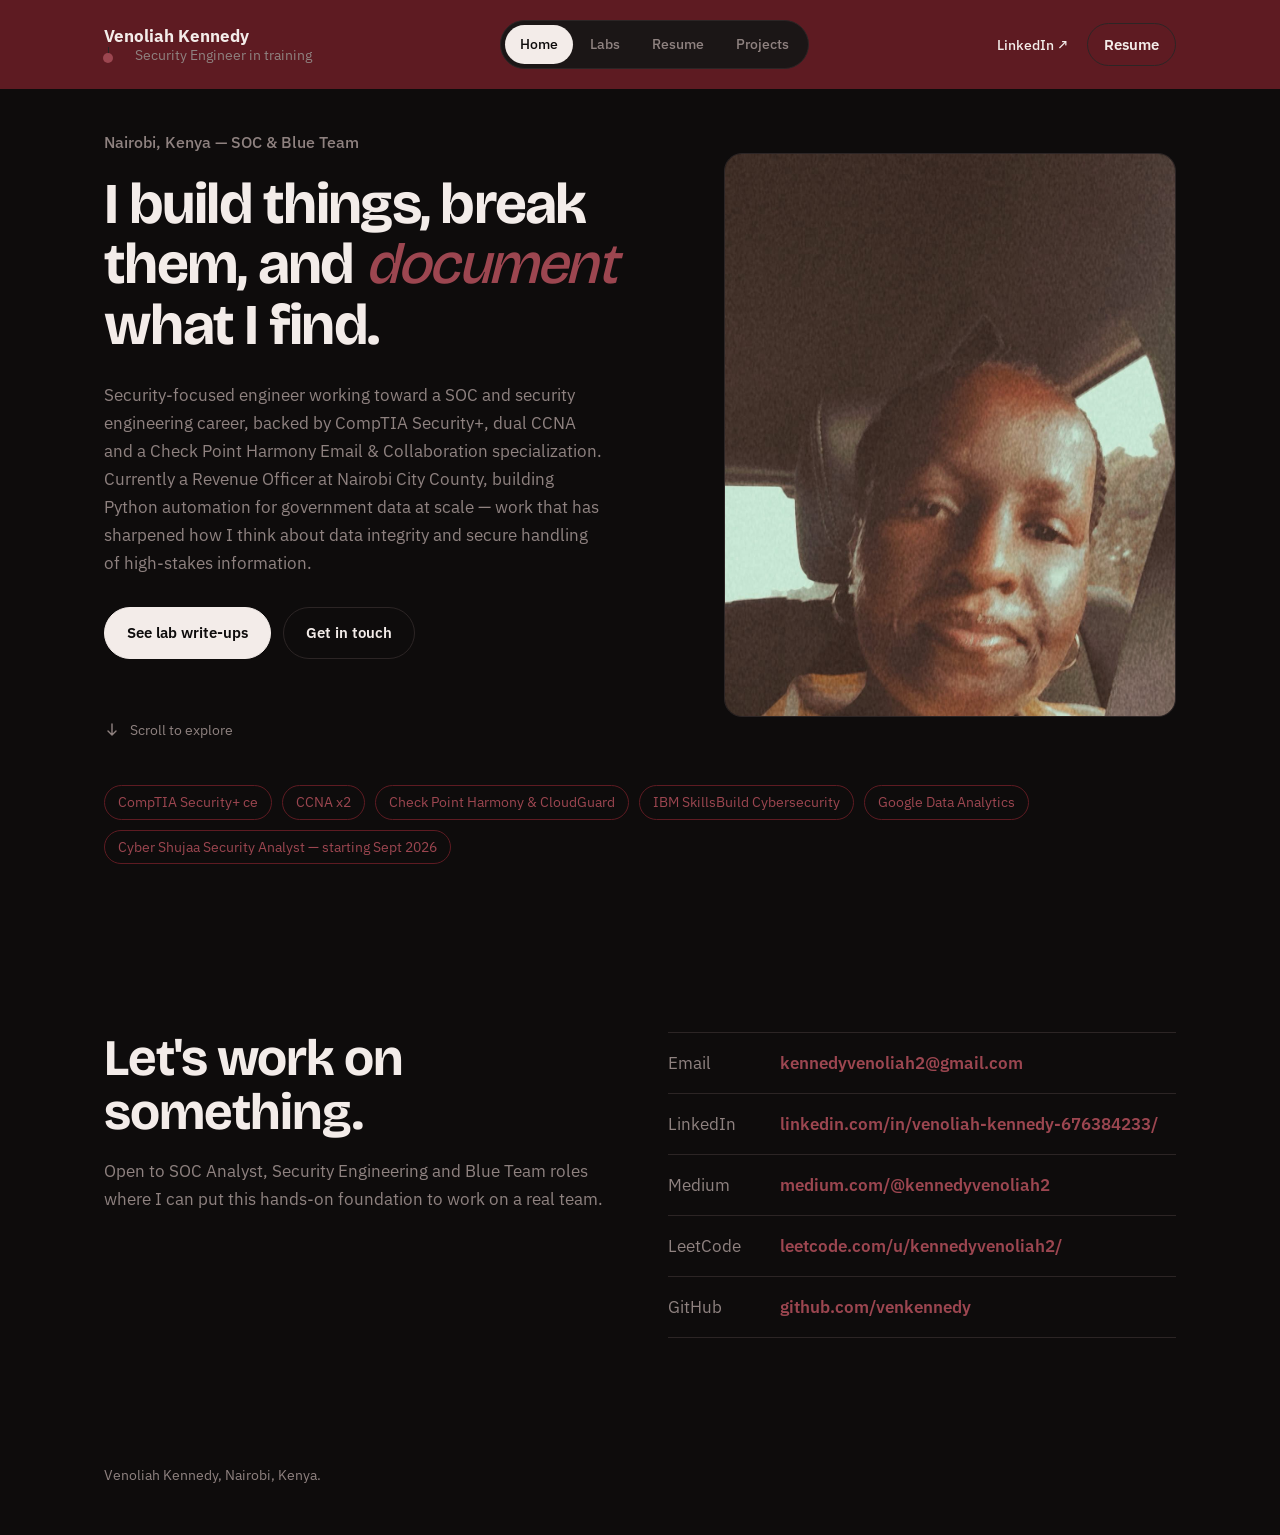
<file: index.html>
<!DOCTYPE html>
<html lang="en">
<head>
<meta charset="utf-8">
<meta name="viewport" content="width=device-width, initial-scale=1, viewport-fit=cover">
<title>Venoliah Kennedy | Security Engineer in Training, Nairobi</title>
<meta name="description" content="Portfolio of Venoliah Kennedy — Security Engineer in training, SOC & Blue Team, CompTIA Security+, CCNA x2.">
<link rel="preconnect" href="https://fonts.googleapis.com">
<link rel="preconnect" href="https://fonts.gstatic.com" crossorigin>
<link href="https://fonts.googleapis.com/css2?family=Bricolage+Grotesque:ital,opsz,wght@0,12..96,300..800;1,12..96,400..700&family=IBM+Plex+Sans:ital,wght@0,400;0,500;0,600;1,400&family=JetBrains+Mono:wght@400;500&display=swap" rel="stylesheet">
<link rel="stylesheet" href="style.css?v=11">
</head>
<body>

<header class="site-header">
  <div class="wrap">
    <div class="id-block">
      <a href="index.html"><span class="name">Venoliah Kennedy</span></a>
      <span class="role">Security Engineer in training</span>
    </div>
    <nav class="pill-nav" aria-label="Main">
      <a href="index.html" aria-current="page">Home</a>
      <a href="labsetc.html">Labs</a>
      <a href="resume.html">Resume</a>
      <a href="projects.html">Projects</a>
    </nav>
    <div class="header-links">
      <a href="https://www.linkedin.com/in/venoliah-kennedy-676384233/" target="_blank" rel="noopener">LinkedIn ↗</a>
      <a class="btn" href="resume.html" style="padding:8px 16px;">Resume</a>
    </div>
  </div>
</header>

<main>

<section id="home" class="hero">
  <div class="wrap">
    <div class="hero-grid">
      <div>
        <div class="eyebrow">Nairobi, Kenya — SOC &amp; Blue Team</div>
        <h1 class="headline">I build things, break them, and <em>document</em> what I find.</h1>
        <p class="hero-stmt">Security-focused engineer working toward a SOC and security engineering career, backed by CompTIA Security+, dual CCNA and a Check Point Harmony Email &amp; Collaboration specialization. Currently a Revenue Officer at Nairobi City County, building Python automation for government data at scale — work that has sharpened how I think about data integrity and secure handling of high-stakes information.</p>
        <div class="actions">
          <a class="btn primary" href="labsetc.html">See lab write-ups</a>
          <a class="btn" href="#contact">Get in touch</a>
        </div>
        <div class="scroll-cue">
          <svg width="16" height="16" viewBox="0 0 16 16" fill="none"><path d="M8 2v11M8 13l-4-4M8 13l4-4" stroke="currentColor" stroke-width="1.4" stroke-linecap="round" stroke-linejoin="round"/></svg>
          Scroll to explore
        </div>
      </div>
      <div class="portrait-frame" id="portrait"><span class="mono">VK</span></div>
    </div>
    <div class="cert-row">
      <span class="chip">CompTIA Security+ ce</span>
      <span class="chip">CCNA x2</span>
      <span class="chip">Check Point Harmony &amp; CloudGuard</span>
      <span class="chip">IBM SkillsBuild Cybersecurity</span>
      <span class="chip">Google Data Analytics</span>
      <span class="chip">Cyber Shujaa Security Analyst — starting Sept 2026</span>
    </div>
  </div>
</section>

<section id="contact" style="border-bottom:none;">
  <div class="wrap">
    <div class="contact-grid">
      <div>
        <h2 class="contact-big">Let's work on something.</h2>
        <p style="color:var(--muted); margin-top:18px;">Open to SOC Analyst, Security Engineering and Blue Team roles where I can put this hands-on foundation to work on a real team.</p>
      </div>
      <ul class="contact-list" id="contact-list"></ul>
    </div>
  </div>
</section>

</main>
<footer><div class="wrap">Venoliah Kennedy, Nairobi, Kenya.</div></footer>

<script src="script.js?v=11"></script>
</body>
</html>
</file>
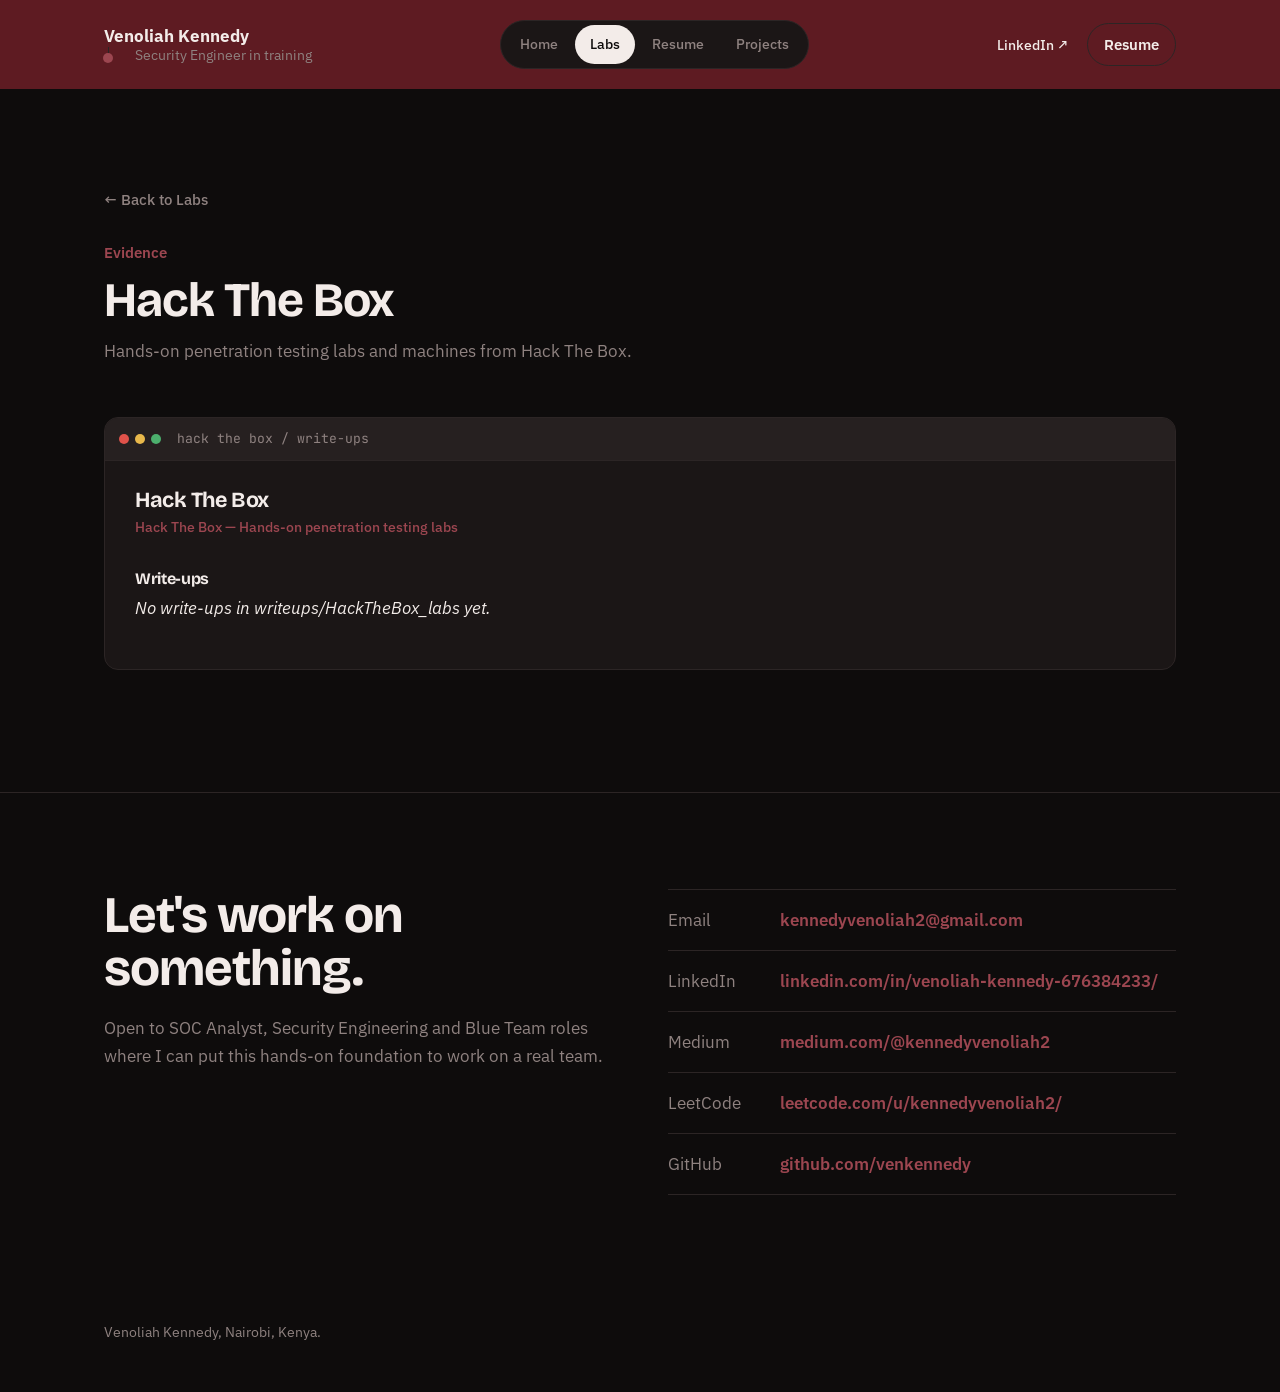
<file: hackthebox.html>
<!DOCTYPE html>
<html lang="en">
<head>
<meta charset="utf-8">
<meta name="viewport" content="width=device-width, initial-scale=1, viewport-fit=cover">
<title>Hack The Box | Venoliah Kennedy</title>
<link rel="preconnect" href="https://fonts.googleapis.com">
<link rel="preconnect" href="https://fonts.gstatic.com" crossorigin>
<link href="https://fonts.googleapis.com/css2?family=Bricolage+Grotesque:ital,opsz,wght@0,12..96,300..800;1,12..96,400..700&family=IBM+Plex+Sans:ital,wght@0,400;0,500;0,600;1,400&family=JetBrains+Mono:wght@400;500&display=swap" rel="stylesheet">
<link rel="stylesheet" href="style.css?v=11">
</head>
<body>

<header class="site-header">
  <div class="wrap">
    <div class="id-block">
      <a href="index.html"><span class="name">Venoliah Kennedy</span></a>
      <span class="role">Security Engineer in training</span>
    </div>
    <nav class="pill-nav" aria-label="Main">
      <a href="index.html">Home</a>
      <a href="labsetc.html" aria-current="page">Labs</a>
      <a href="resume.html">Resume</a>
      <a href="projects.html">Projects</a>
    </nav>
    <div class="header-links">
      <a href="https://www.linkedin.com/in/venoliah-kennedy-676384233/" target="_blank" rel="noopener">LinkedIn ↗</a>
      <a class="btn" href="resume.html" style="padding:8px 16px;">Resume</a>
    </div>
  </div>
</header>

<main>

<section id="labs">
  <div class="wrap">
    <a class="back-link" href="labsetc.html">← Back to Labs</a>
    <div class="kicker">Evidence</div>
    <h2 class="section-title">Hack The Box</h2>
    <p class="section-lede">Hands-on penetration testing labs and machines from Hack The Box.</p>
    <div id="lab-detail" data-slug="hackthebox"></div>
  </div>
</section>

<section id="contact" style="border-bottom:none;">
  <div class="wrap">
    <div class="contact-grid">
      <div>
        <h2 class="contact-big">Let's work on something.</h2>
        <p style="color:var(--muted); margin-top:18px;">Open to SOC Analyst, Security Engineering and Blue Team roles where I can put this hands-on foundation to work on a real team.</p>
      </div>
      <ul class="contact-list" id="contact-list"></ul>
    </div>
  </div>
</section>

</main>
<footer><div class="wrap">Venoliah Kennedy, Nairobi, Kenya.</div></footer>

<script src="script.js?v=11"></script>
</body>
</html>
</file>
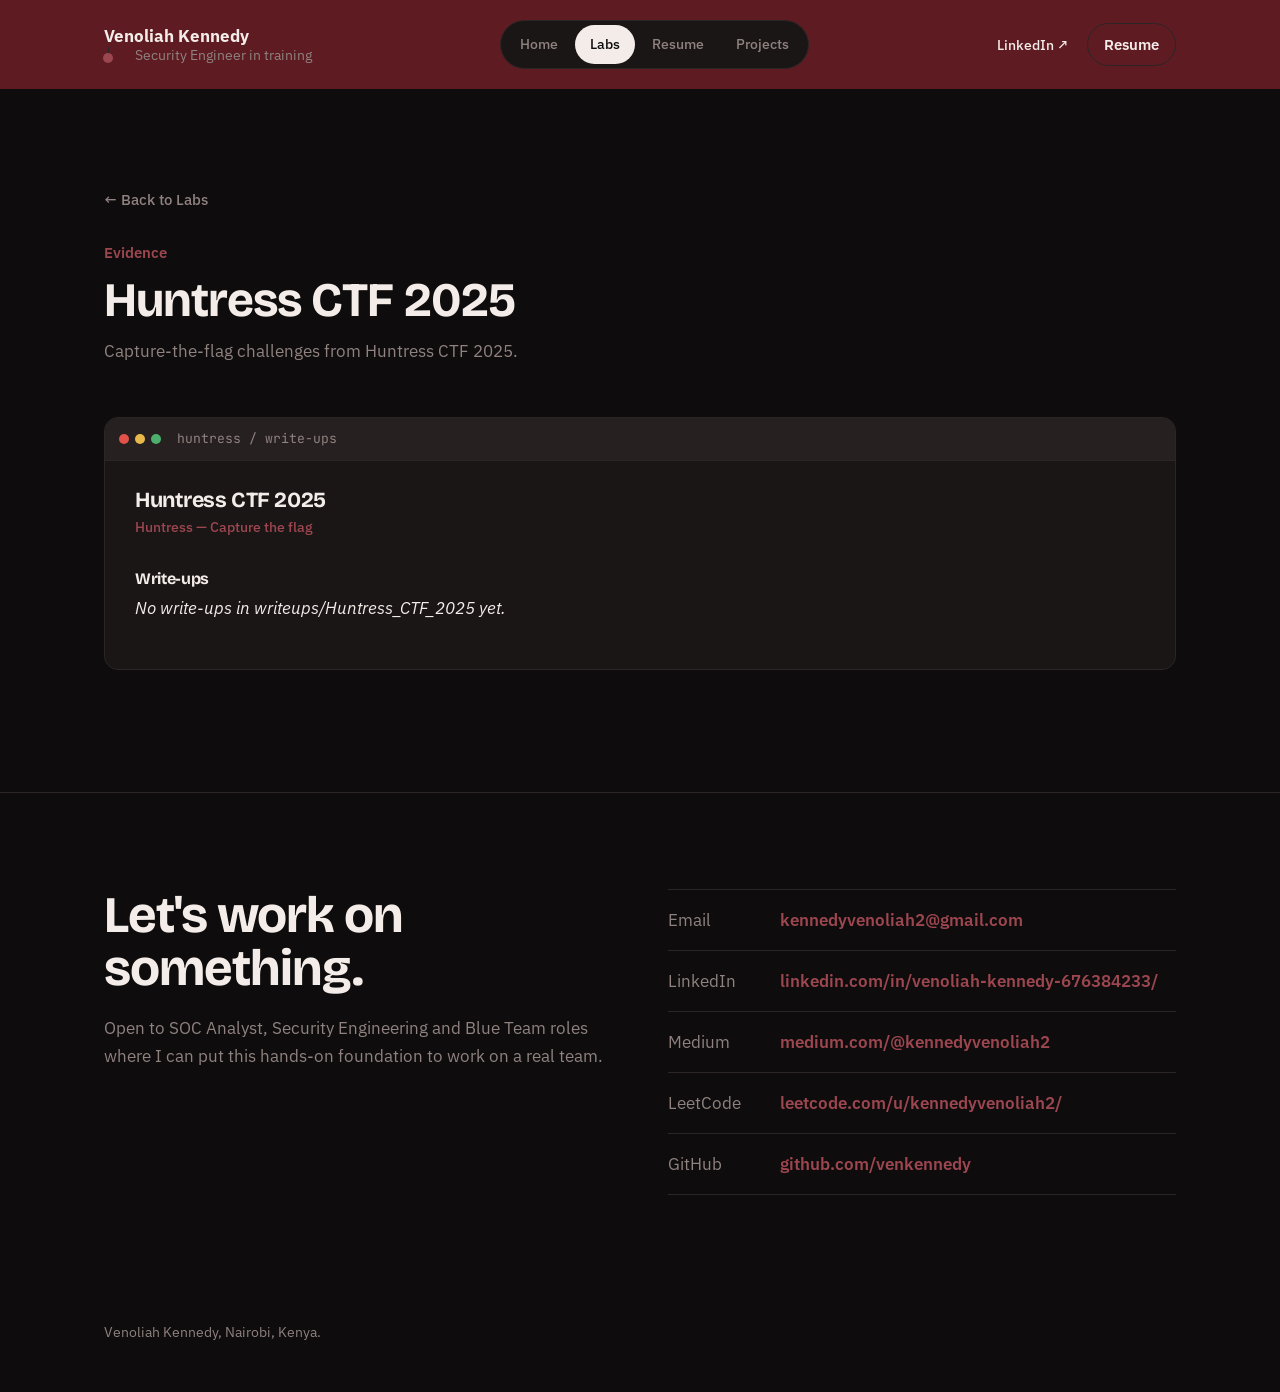
<file: huntress.html>
<!DOCTYPE html>
<html lang="en">
<head>
<meta charset="utf-8">
<meta name="viewport" content="width=device-width, initial-scale=1, viewport-fit=cover">
<title>Huntress CTF 2025 | Venoliah Kennedy</title>
<link rel="preconnect" href="https://fonts.googleapis.com">
<link rel="preconnect" href="https://fonts.gstatic.com" crossorigin>
<link href="https://fonts.googleapis.com/css2?family=Bricolage+Grotesque:ital,opsz,wght@0,12..96,300..800;1,12..96,400..700&family=IBM+Plex+Sans:ital,wght@0,400;0,500;0,600;1,400&family=JetBrains+Mono:wght@400;500&display=swap" rel="stylesheet">
<link rel="stylesheet" href="style.css?v=11">
</head>
<body>

<header class="site-header">
  <div class="wrap">
    <div class="id-block">
      <a href="index.html"><span class="name">Venoliah Kennedy</span></a>
      <span class="role">Security Engineer in training</span>
    </div>
    <nav class="pill-nav" aria-label="Main">
      <a href="index.html">Home</a>
      <a href="labsetc.html" aria-current="page">Labs</a>
      <a href="resume.html">Resume</a>
      <a href="projects.html">Projects</a>
    </nav>
    <div class="header-links">
      <a href="https://www.linkedin.com/in/venoliah-kennedy-676384233/" target="_blank" rel="noopener">LinkedIn ↗</a>
      <a class="btn" href="resume.html" style="padding:8px 16px;">Resume</a>
    </div>
  </div>
</header>

<main>

<section id="labs">
  <div class="wrap">
    <a class="back-link" href="labsetc.html">← Back to Labs</a>
    <div class="kicker">Evidence</div>
    <h2 class="section-title">Huntress CTF 2025</h2>
    <p class="section-lede">Capture-the-flag challenges from Huntress CTF 2025.</p>
    <div id="lab-detail" data-slug="huntress"></div>
  </div>
</section>

<section id="contact" style="border-bottom:none;">
  <div class="wrap">
    <div class="contact-grid">
      <div>
        <h2 class="contact-big">Let's work on something.</h2>
        <p style="color:var(--muted); margin-top:18px;">Open to SOC Analyst, Security Engineering and Blue Team roles where I can put this hands-on foundation to work on a real team.</p>
      </div>
      <ul class="contact-list" id="contact-list"></ul>
    </div>
  </div>
</section>

</main>
<footer><div class="wrap">Venoliah Kennedy, Nairobi, Kenya.</div></footer>

<script src="script.js?v=11"></script>
</body>
</html>
</file>
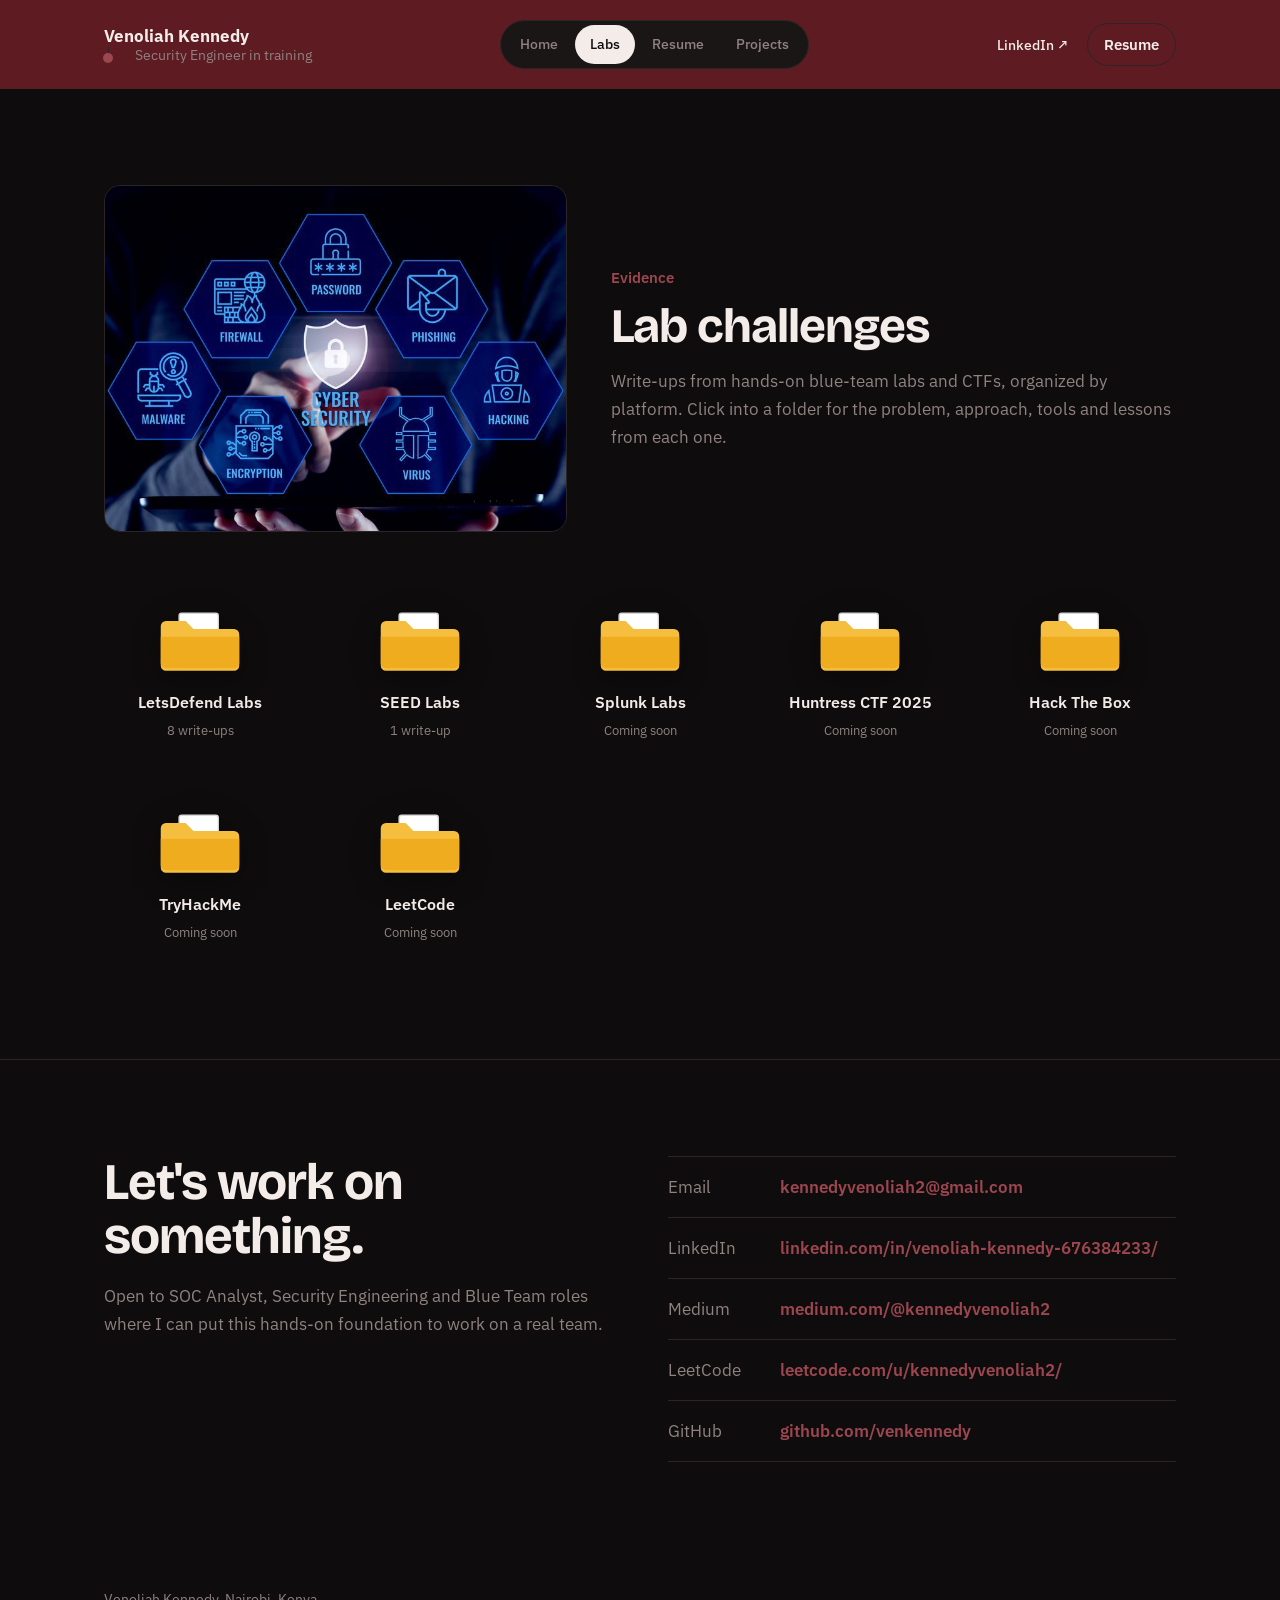
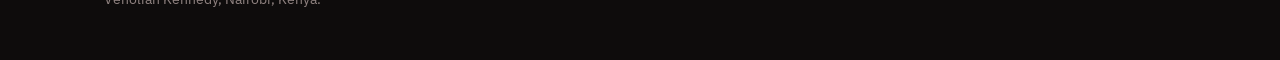
<file: labsetc.html>
<!DOCTYPE html>
<html lang="en">
<head>
<meta charset="utf-8">
<meta name="viewport" content="width=device-width, initial-scale=1, viewport-fit=cover">
<title>Lab Challenges | Venoliah Kennedy</title>
<link rel="preconnect" href="https://fonts.googleapis.com">
<link rel="preconnect" href="https://fonts.gstatic.com" crossorigin>
<link href="https://fonts.googleapis.com/css2?family=Bricolage+Grotesque:ital,opsz,wght@0,12..96,300..800;1,12..96,400..700&family=IBM+Plex+Sans:ital,wght@0,400;0,500;0,600;1,400&family=JetBrains+Mono:wght@400;500&display=swap" rel="stylesheet">
<link rel="stylesheet" href="style.css?v=11">
</head>
<body>

<header class="site-header">
  <div class="wrap">
    <div class="id-block">
      <a href="index.html"><span class="name">Venoliah Kennedy</span></a>
      <span class="role">Security Engineer in training</span>
    </div>
    <nav class="pill-nav" aria-label="Main">
      <a href="index.html">Home</a>
      <a href="labsetc.html" aria-current="page">Labs</a>
      <a href="resume.html">Resume</a>
      <a href="projects.html">Projects</a>
    </nav>
    <div class="header-links">
      <a href="https://www.linkedin.com/in/venoliah-kennedy-676384233/" target="_blank" rel="noopener">LinkedIn ↗</a>
      <a class="btn" href="resume.html" style="padding:8px 16px;">Resume</a>
    </div>
  </div>
</header>

<main>

<section id="labs">
  <div class="wrap">
    <div class="labs-hero">
      <div class="labs-hero-img">
        <img src="Cybersecurity solutions-Cybersecurity specialist-Cybersecurity consulting services_.jpg" alt="Cybersecurity solutions and specialist services">
      </div>
      <div class="labs-hero-text">
        <div class="kicker">Evidence</div>
        <h2 class="section-title">Lab challenges</h2>
        <p class="section-lede" style="margin-bottom:0;">Write-ups from hands-on blue-team labs and CTFs, organized by platform. Click into a folder for the problem, approach, tools and lessons from each one.</p>
      </div>
    </div>
    <div class="folder-grid" id="folder-grid"></div>
  </div>
</section>

<section id="contact" style="border-bottom:none;">
  <div class="wrap">
    <div class="contact-grid">
      <div>
        <h2 class="contact-big">Let's work on something.</h2>
        <p style="color:var(--muted); margin-top:18px;">Open to SOC Analyst, Security Engineering and Blue Team roles where I can put this hands-on foundation to work on a real team.</p>
      </div>
      <ul class="contact-list" id="contact-list"></ul>
    </div>
  </div>
</section>

</main>
<footer><div class="wrap">Venoliah Kennedy, Nairobi, Kenya.</div></footer>

<script src="script.js?v=11"></script>
</body>
</html>
</file>
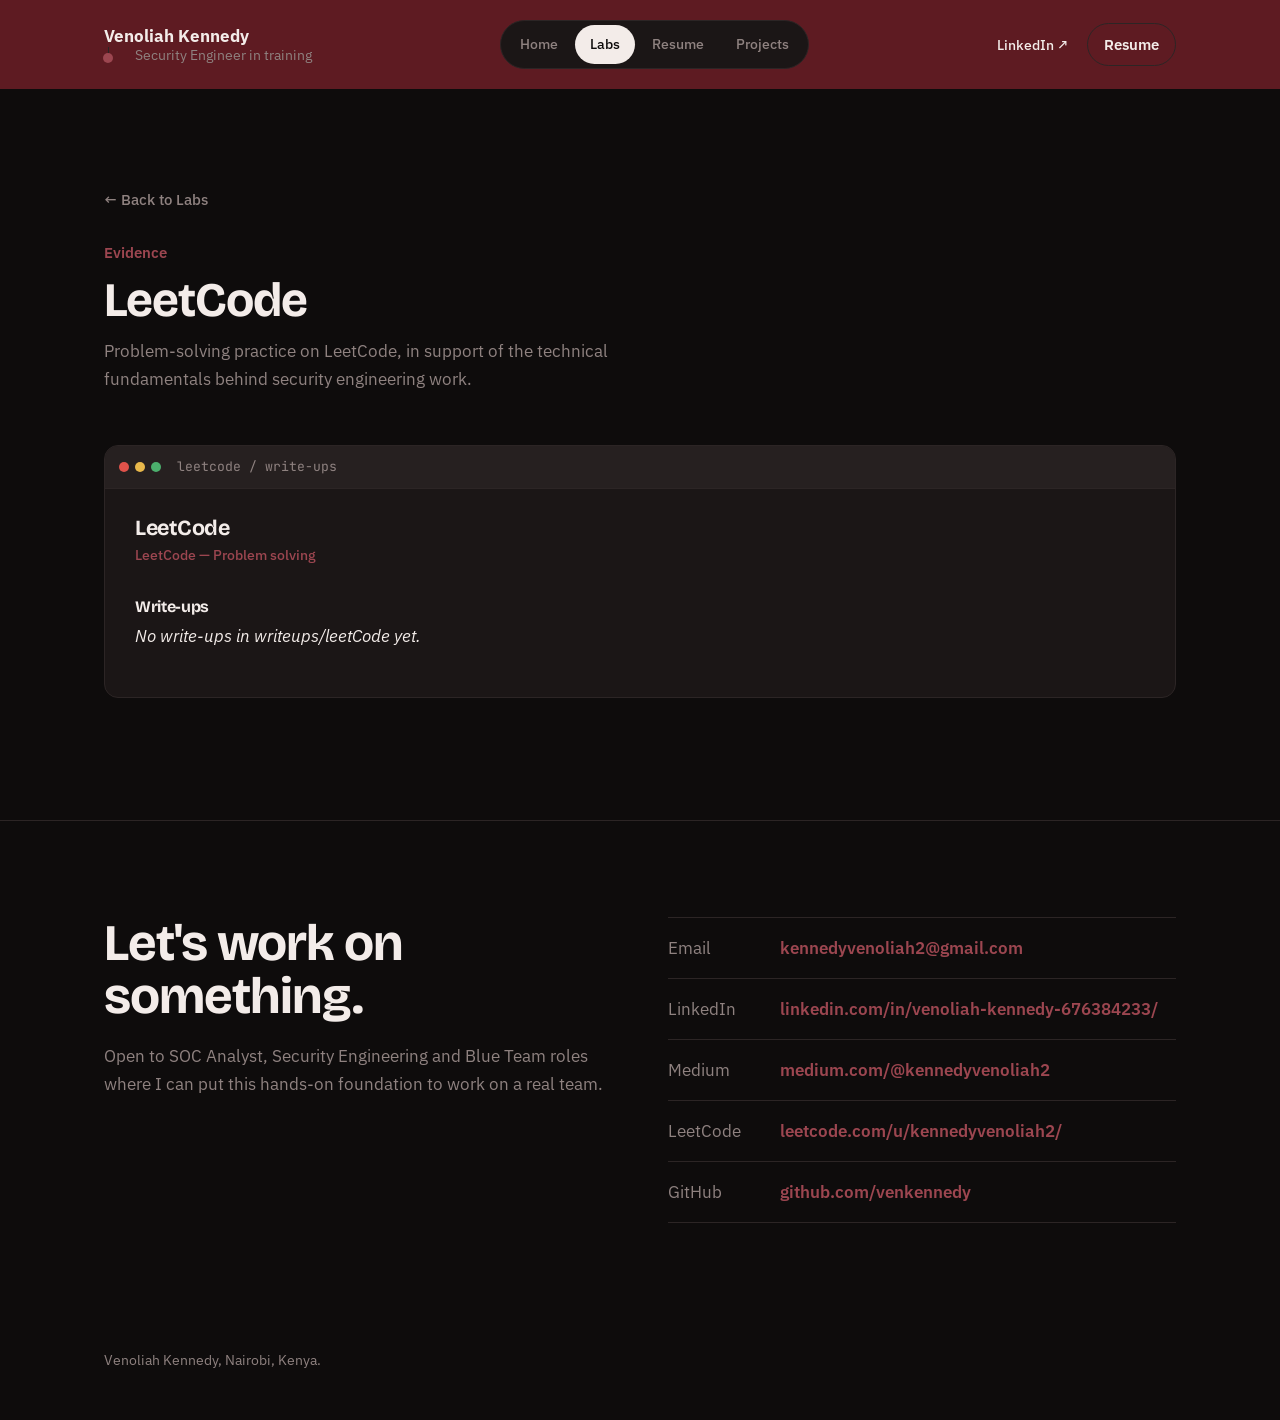
<file: leetcode.html>
<!DOCTYPE html>
<html lang="en">
<head>
<meta charset="utf-8">
<meta name="viewport" content="width=device-width, initial-scale=1, viewport-fit=cover">
<title>LeetCode | Venoliah Kennedy</title>
<link rel="preconnect" href="https://fonts.googleapis.com">
<link rel="preconnect" href="https://fonts.gstatic.com" crossorigin>
<link href="https://fonts.googleapis.com/css2?family=Bricolage+Grotesque:ital,opsz,wght@0,12..96,300..800;1,12..96,400..700&family=IBM+Plex+Sans:ital,wght@0,400;0,500;0,600;1,400&family=JetBrains+Mono:wght@400;500&display=swap" rel="stylesheet">
<link rel="stylesheet" href="style.css?v=11">
</head>
<body>

<header class="site-header">
  <div class="wrap">
    <div class="id-block">
      <a href="index.html"><span class="name">Venoliah Kennedy</span></a>
      <span class="role">Security Engineer in training</span>
    </div>
    <nav class="pill-nav" aria-label="Main">
      <a href="index.html">Home</a>
      <a href="labsetc.html" aria-current="page">Labs</a>
      <a href="resume.html">Resume</a>
      <a href="projects.html">Projects</a>
    </nav>
    <div class="header-links">
      <a href="https://www.linkedin.com/in/venoliah-kennedy-676384233/" target="_blank" rel="noopener">LinkedIn ↗</a>
      <a class="btn" href="resume.html" style="padding:8px 16px;">Resume</a>
    </div>
  </div>
</header>

<main>

<section id="labs">
  <div class="wrap">
    <a class="back-link" href="labsetc.html">← Back to Labs</a>
    <div class="kicker">Evidence</div>
    <h2 class="section-title">LeetCode</h2>
    <p class="section-lede">Problem-solving practice on LeetCode, in support of the technical fundamentals behind security engineering work.</p>
    <div id="lab-detail" data-slug="leetcode"></div>
  </div>
</section>

<section id="contact" style="border-bottom:none;">
  <div class="wrap">
    <div class="contact-grid">
      <div>
        <h2 class="contact-big">Let's work on something.</h2>
        <p style="color:var(--muted); margin-top:18px;">Open to SOC Analyst, Security Engineering and Blue Team roles where I can put this hands-on foundation to work on a real team.</p>
      </div>
      <ul class="contact-list" id="contact-list"></ul>
    </div>
  </div>
</section>

</main>
<footer><div class="wrap">Venoliah Kennedy, Nairobi, Kenya.</div></footer>

<script src="script.js?v=11"></script>
</body>
</html>
</file>
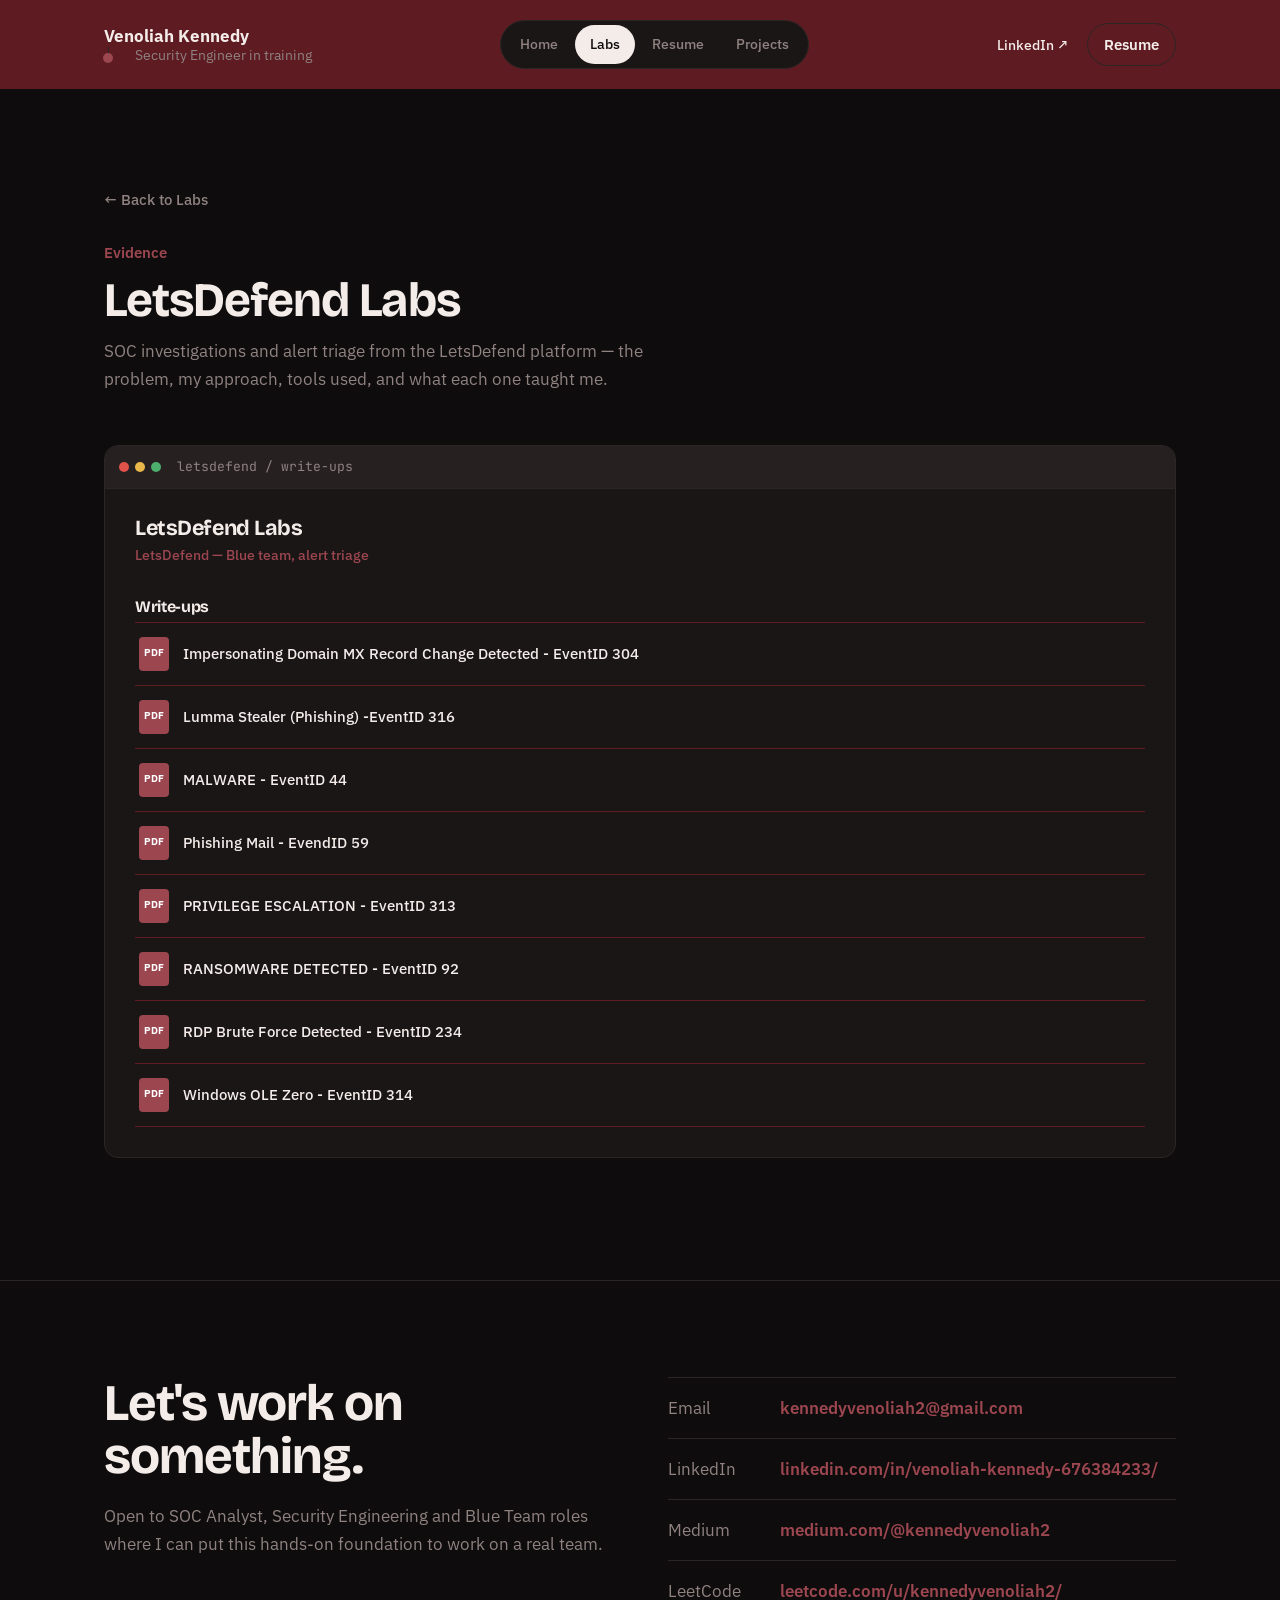
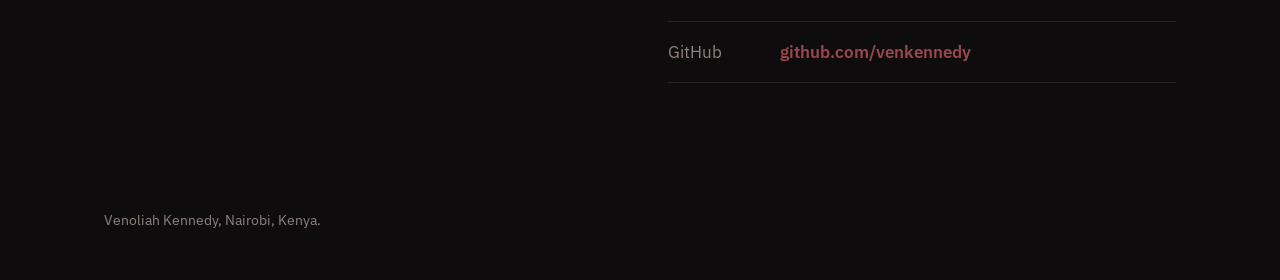
<file: letsdefend.html>
<!DOCTYPE html>
<html lang="en">
<head>
<meta charset="utf-8">
<meta name="viewport" content="width=device-width, initial-scale=1, viewport-fit=cover">
<title>LetsDefend Labs | Venoliah Kennedy</title>
<link rel="preconnect" href="https://fonts.googleapis.com">
<link rel="preconnect" href="https://fonts.gstatic.com" crossorigin>
<link href="https://fonts.googleapis.com/css2?family=Bricolage+Grotesque:ital,opsz,wght@0,12..96,300..800;1,12..96,400..700&family=IBM+Plex+Sans:ital,wght@0,400;0,500;0,600;1,400&family=JetBrains+Mono:wght@400;500&display=swap" rel="stylesheet">
<link rel="stylesheet" href="style.css?v=11">
</head>
<body>

<header class="site-header">
  <div class="wrap">
    <div class="id-block">
      <a href="index.html"><span class="name">Venoliah Kennedy</span></a>
      <span class="role">Security Engineer in training</span>
    </div>
    <nav class="pill-nav" aria-label="Main">
      <a href="index.html">Home</a>
      <a href="labsetc.html" aria-current="page">Labs</a>
      <a href="resume.html">Resume</a>
      <a href="projects.html">Projects</a>
    </nav>
    <div class="header-links">
      <a href="https://www.linkedin.com/in/venoliah-kennedy-676384233/" target="_blank" rel="noopener">LinkedIn ↗</a>
      <a class="btn" href="resume.html" style="padding:8px 16px;">Resume</a>
    </div>
  </div>
</header>

<main>

<section id="labs">
  <div class="wrap">
    <a class="back-link" href="labsetc.html">← Back to Labs</a>
    <div class="kicker">Evidence</div>
    <h2 class="section-title">LetsDefend Labs</h2>
    <p class="section-lede">SOC investigations and alert triage from the LetsDefend platform — the problem, my approach, tools used, and what each one taught me.</p>
    <div id="lab-detail" data-slug="letsdefend"></div>
  </div>
</section>

<section id="contact" style="border-bottom:none;">
  <div class="wrap">
    <div class="contact-grid">
      <div>
        <h2 class="contact-big">Let's work on something.</h2>
        <p style="color:var(--muted); margin-top:18px;">Open to SOC Analyst, Security Engineering and Blue Team roles where I can put this hands-on foundation to work on a real team.</p>
      </div>
      <ul class="contact-list" id="contact-list"></ul>
    </div>
  </div>
</section>

</main>
<footer><div class="wrap">Venoliah Kennedy, Nairobi, Kenya.</div></footer>

<script src="script.js?v=11"></script>
</body>
</html>
</file>
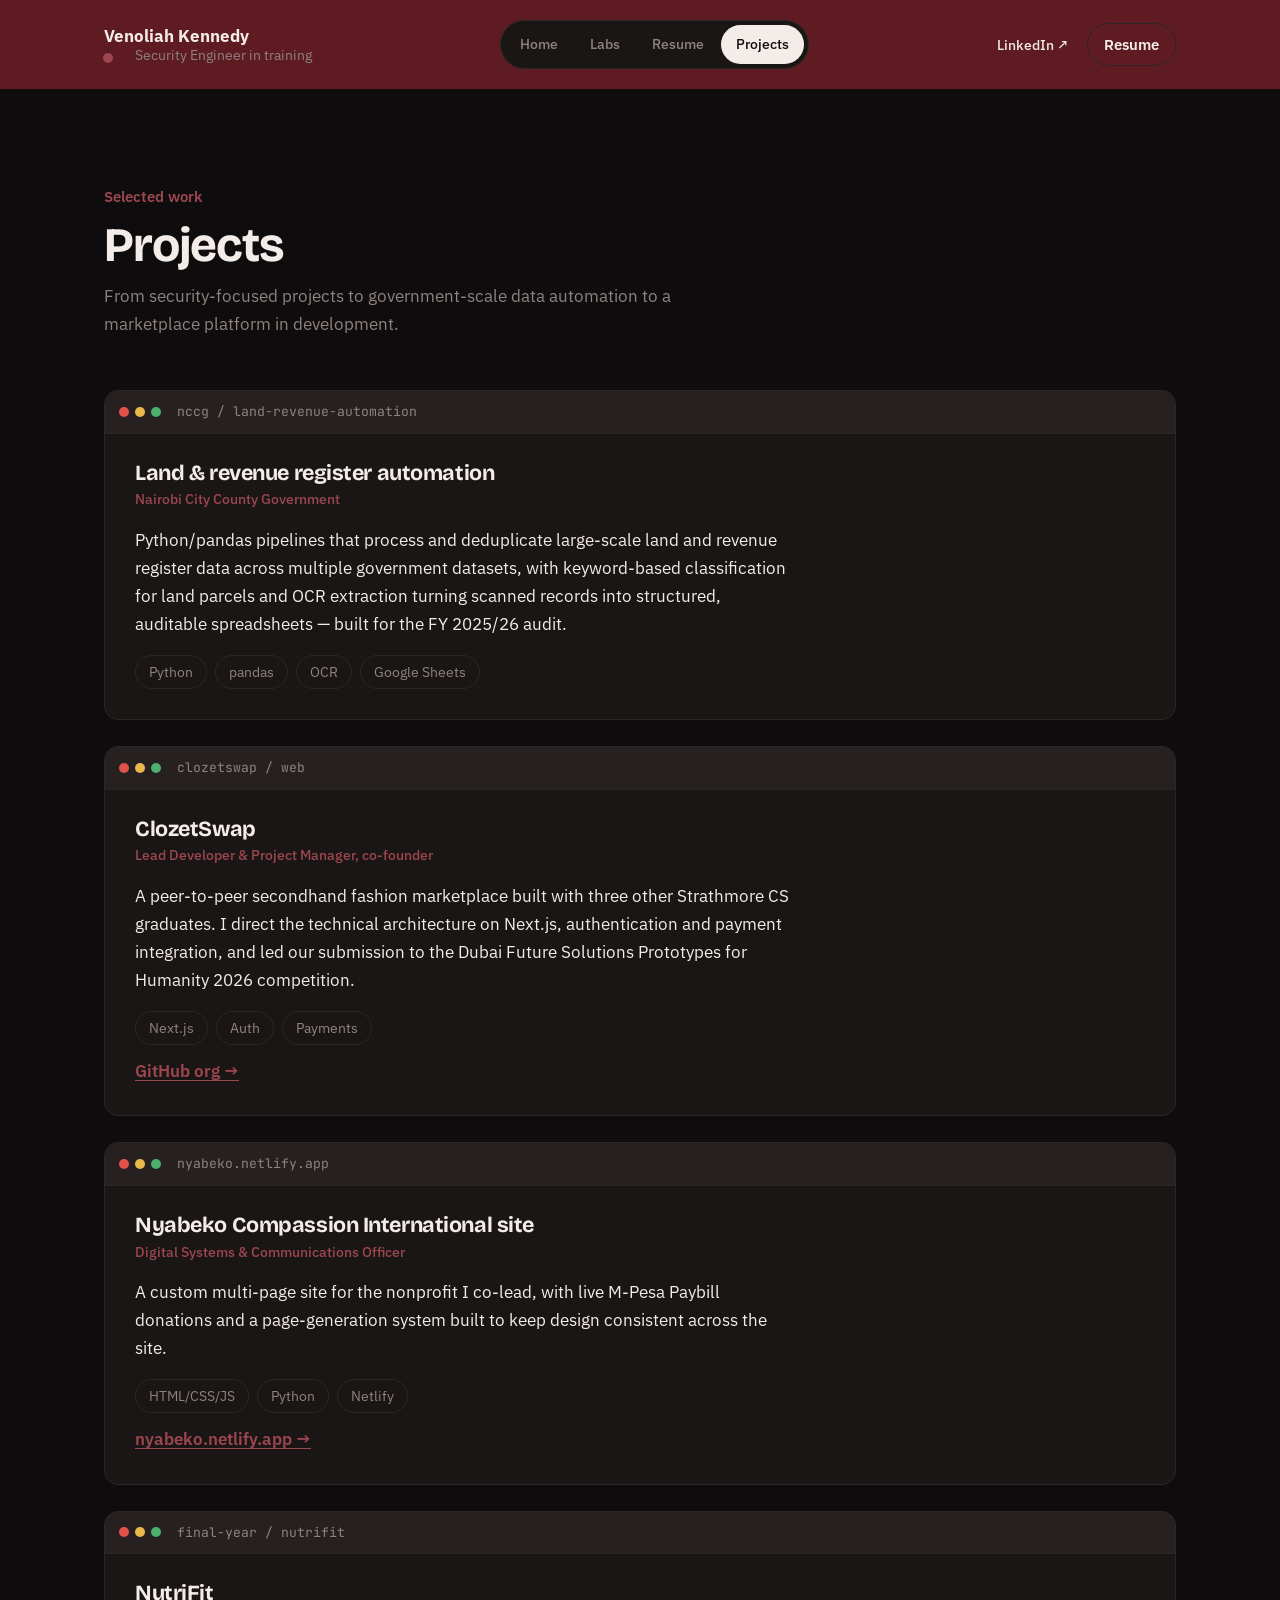
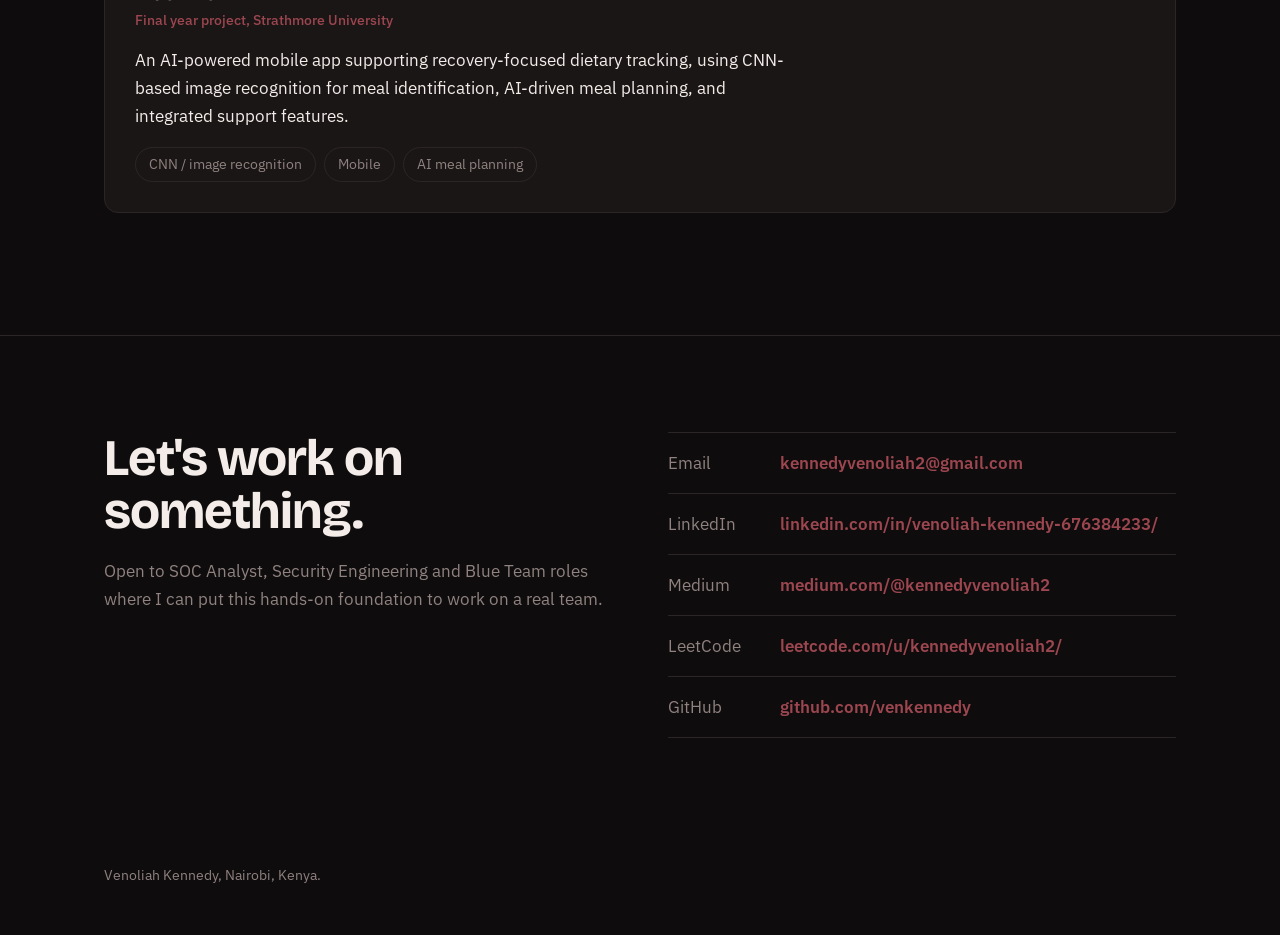
<file: projects.html>
<!DOCTYPE html>
<html lang="en">
<head>
<meta charset="utf-8">
<meta name="viewport" content="width=device-width, initial-scale=1, viewport-fit=cover">
<title>Projects | Venoliah Kennedy</title>
<link rel="preconnect" href="https://fonts.googleapis.com">
<link rel="preconnect" href="https://fonts.gstatic.com" crossorigin>
<link href="https://fonts.googleapis.com/css2?family=Bricolage+Grotesque:ital,opsz,wght@0,12..96,300..800;1,12..96,400..700&family=IBM+Plex+Sans:ital,wght@0,400;0,500;0,600;1,400&family=JetBrains+Mono:wght@400;500&display=swap" rel="stylesheet">
<link rel="stylesheet" href="style.css?v=11">
</head>
<body>

<header class="site-header">
  <div class="wrap">
    <div class="id-block">
      <a href="index.html"><span class="name">Venoliah Kennedy</span></a>
      <span class="role">Security Engineer in training</span>
    </div>
    <nav class="pill-nav" aria-label="Main">
      <a href="index.html">Home</a>
      <a href="labsetc.html">Labs</a>
      <a href="resume.html">Resume</a>
      <a href="projects.html" aria-current="page">Projects</a>
    </nav>
    <div class="header-links">
      <a href="https://www.linkedin.com/in/venoliah-kennedy-676384233/" target="_blank" rel="noopener">LinkedIn ↗</a>
      <a class="btn" href="resume.html" style="padding:8px 16px;">Resume</a>
    </div>
  </div>
</header>

<main>

<section id="projects">
  <div class="wrap">
    <div class="kicker">Selected work</div>
    <h2 class="section-title">Projects</h2>
    <p class="section-lede">From security-focused projects to government-scale data automation to a marketplace platform in development.</p>

    <div class="win">
      <div class="win-bar"><span class="win-dot"></span><span class="win-dot"></span><span class="win-dot"></span><span class="win-title">nccg / land-revenue-automation</span></div>
      <div class="win-body">
        <h3>Land &amp; revenue register automation</h3>
        <div class="meta">Nairobi City County Government</div>
        <p>Python/pandas pipelines that process and deduplicate large-scale land and revenue register data across multiple government datasets, with keyword-based classification for land parcels and OCR extraction turning scanned records into structured, auditable spreadsheets — built for the FY 2025/26 audit.</p>
        <div class="tags"><span class="chip">Python</span><span class="chip">pandas</span><span class="chip">OCR</span><span class="chip">Google Sheets</span></div>
      </div>
    </div>

    <div class="win">
      <div class="win-bar"><span class="win-dot"></span><span class="win-dot"></span><span class="win-dot"></span><span class="win-title">clozetswap / web</span></div>
      <div class="win-body">
        <h3>ClozetSwap</h3>
        <div class="meta">Lead Developer &amp; Project Manager, co-founder</div>
        <p>A peer-to-peer secondhand fashion marketplace built with three other Strathmore CS graduates. I direct the technical architecture on Next.js, authentication and payment integration, and led our submission to the Dubai Future Solutions Prototypes for Humanity 2026 competition.</p>
        <div class="tags"><span class="chip">Next.js</span><span class="chip">Auth</span><span class="chip">Payments</span></div>
        <a class="plink" href="https://github.com/ClozetSwap" target="_blank" rel="noopener">GitHub org →</a>
      </div>
    </div>

    <div class="win">
      <div class="win-bar"><span class="win-dot"></span><span class="win-dot"></span><span class="win-dot"></span><span class="win-title">nyabeko.netlify.app</span></div>
      <div class="win-body">
        <h3>Nyabeko Compassion International site</h3>
        <div class="meta">Digital Systems &amp; Communications Officer</div>
        <p>A custom multi-page site for the nonprofit I co-lead, with live M-Pesa Paybill donations and a page-generation system built to keep design consistent across the site.</p>
        <div class="tags"><span class="chip">HTML/CSS/JS</span><span class="chip">Python</span><span class="chip">Netlify</span></div>
        <a class="plink" href="https://nyabeko.netlify.app/" target="_blank" rel="noopener">nyabeko.netlify.app →</a>
      </div>
    </div>

    <div class="win">
      <div class="win-bar"><span class="win-dot"></span><span class="win-dot"></span><span class="win-dot"></span><span class="win-title">final-year / nutrifit</span></div>
      <div class="win-body">
        <h3>NutriFit</h3>
        <div class="meta">Final year project, Strathmore University</div>
        <p>An AI-powered mobile app supporting recovery-focused dietary tracking, using CNN-based image recognition for meal identification, AI-driven meal planning, and integrated support features.</p>
        <div class="tags"><span class="chip">CNN / image recognition</span><span class="chip">Mobile</span><span class="chip">AI meal planning</span></div>
      </div>
    </div>
  </div>
</section>

<section id="contact" style="border-bottom:none;">
  <div class="wrap">
    <div class="contact-grid">
      <div>
        <h2 class="contact-big">Let's work on something.</h2>
        <p style="color:var(--muted); margin-top:18px;">Open to SOC Analyst, Security Engineering and Blue Team roles where I can put this hands-on foundation to work on a real team.</p>
      </div>
      <ul class="contact-list" id="contact-list"></ul>
    </div>
  </div>
</section>

</main>
<footer><div class="wrap">Venoliah Kennedy, Nairobi, Kenya.</div></footer>

<script src="script.js?v=11"></script>
</body>
</html>
</file>
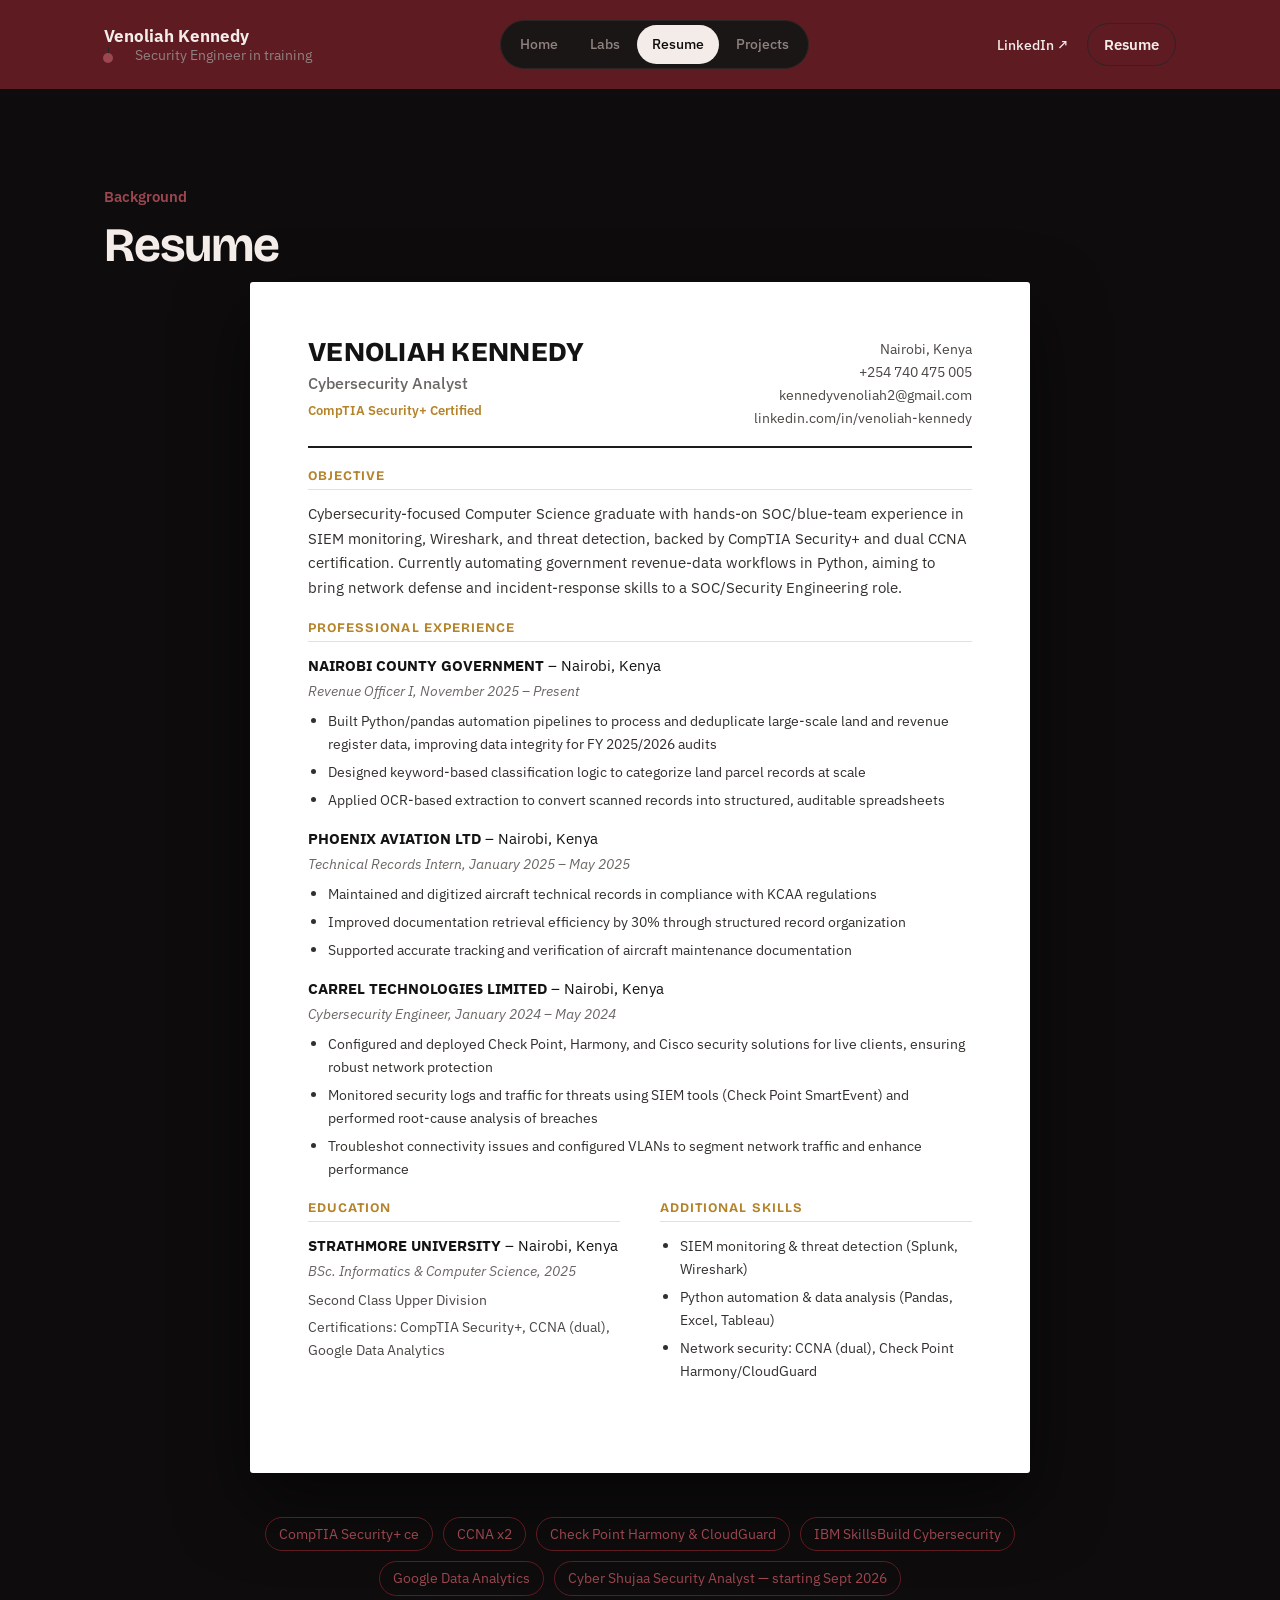
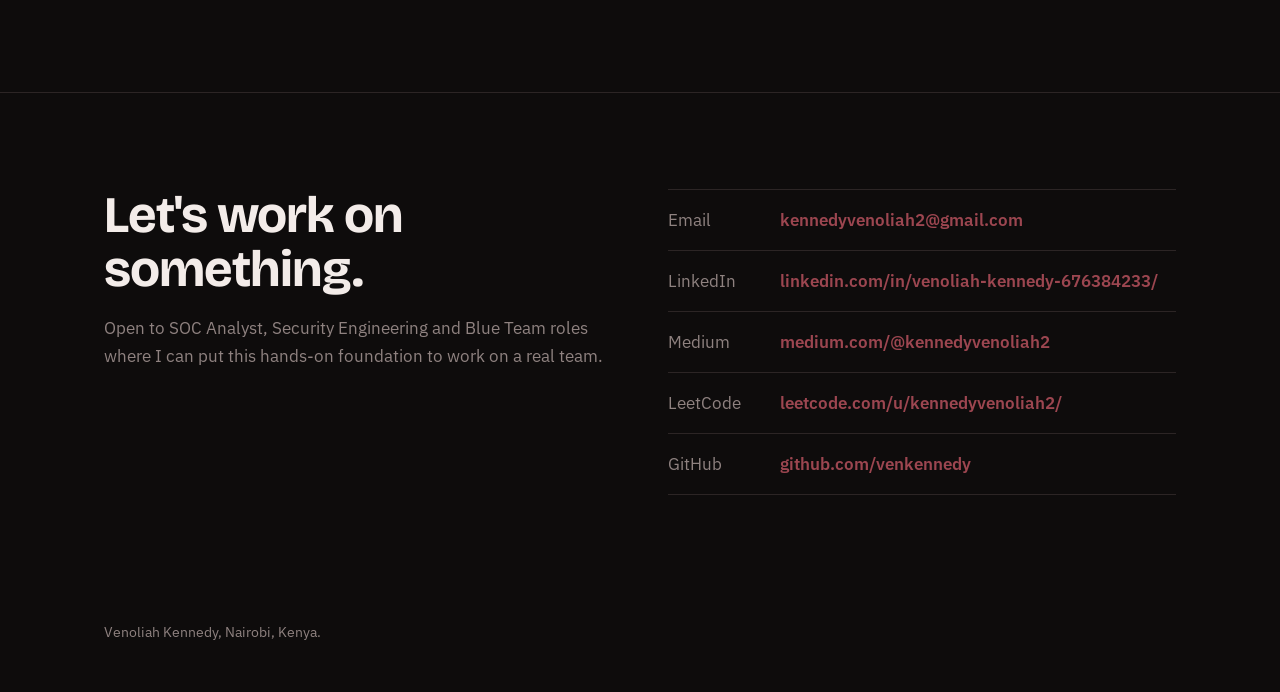
<file: resume.html>
<!DOCTYPE html>
<html lang="en">
<head>
<meta charset="utf-8">
<meta name="viewport" content="width=device-width, initial-scale=1, viewport-fit=cover">
<title>Resume | Venoliah Kennedy</title>
<link rel="preconnect" href="https://fonts.googleapis.com">
<link rel="preconnect" href="https://fonts.gstatic.com" crossorigin>
<link href="https://fonts.googleapis.com/css2?family=Bricolage+Grotesque:ital,opsz,wght@0,12..96,300..800;1,12..96,400..700&family=IBM+Plex+Sans:ital,wght@0,400;0,500;0,600;1,400&family=JetBrains+Mono:wght@400;500&display=swap" rel="stylesheet">
<link rel="stylesheet" href="style.css?v=11">
</head>
<body>

<header class="site-header">
  <div class="wrap">
    <div class="id-block">
      <a href="index.html"><span class="name">Venoliah Kennedy</span></a>
      <span class="role">Security Engineer in training</span>
    </div>
    <nav class="pill-nav" aria-label="Main">
      <a href="index.html">Home</a>
      <a href="labsetc.html">Labs</a>
      <a href="resume.html" aria-current="page">Resume</a>
      <a href="projects.html">Projects</a>
    </nav>
    <div class="header-links">
      <a href="https://www.linkedin.com/in/venoliah-kennedy-676384233/" target="_blank" rel="noopener">LinkedIn ↗</a>
      <a class="btn" href="resume.html" style="padding:8px 16px;">Resume</a>
    </div>
  </div>
</header>

<main>

<section id="resume">
  <div class="wrap">
    <div class="kicker">Background</div>
    <h2 class="section-title">Resume</h2>

    <div class="resume-paper">
      <div class="rp-header">
        <div>
          <h1>VENOLIAH KENNEDY</h1>
          <div class="rp-title">Cybersecurity Analyst</div>
          <div class="rp-cert-line">CompTIA Security+ Certified</div>
        </div>
        <div class="rp-contact">
          <div>Nairobi, Kenya</div>
          <div>+254 740 475 005</div>
          <div>kennedyvenoliah2@gmail.com</div>
          <div>linkedin.com/in/venoliah-kennedy</div>
        </div>
      </div>

      <div class="rp-section">
        <h2>Objective</h2>
        <p>Cybersecurity-focused Computer Science graduate with hands-on SOC/blue-team experience in SIEM monitoring, Wireshark, and threat detection, backed by CompTIA Security+ and dual CCNA certification. Currently automating government revenue-data workflows in Python, aiming to bring network defense and incident-response skills to a SOC/Security Engineering role.</p>
      </div>

      <div class="rp-section">
        <h2>Professional Experience</h2>

        <div class="rp-role">
          <div class="rp-role-head">
            <strong>NAIROBI COUNTY GOVERNMENT</strong> – Nairobi, Kenya
          </div>
          <div class="rp-role-sub">Revenue Officer I, November 2025 – Present</div>
          <ul>
            <li>Built Python/pandas automation pipelines to process and deduplicate large-scale land and revenue register data, improving data integrity for FY 2025/2026 audits</li>
            <li>Designed keyword-based classification logic to categorize land parcel records at scale</li>
            <li>Applied OCR-based extraction to convert scanned records into structured, auditable spreadsheets</li>
          </ul>
        </div>

        <div class="rp-role">
          <div class="rp-role-head">
            <strong>PHOENIX AVIATION LTD</strong> – Nairobi, Kenya
          </div>
          <div class="rp-role-sub">Technical Records Intern, January 2025 – May 2025</div>
          <ul>
            <li>Maintained and digitized aircraft technical records in compliance with KCAA regulations</li>
            <li>Improved documentation retrieval efficiency by 30% through structured record organization</li>
            <li>Supported accurate tracking and verification of aircraft maintenance documentation</li>
          </ul>
        </div>

        <div class="rp-role">
          <div class="rp-role-head">
            <strong>CARREL TECHNOLOGIES LIMITED</strong> – Nairobi, Kenya
          </div>
          <div class="rp-role-sub">Cybersecurity Engineer, January 2024 – May 2024</div>
          <ul>
            <li>Configured and deployed Check Point, Harmony, and Cisco security solutions for live clients, ensuring robust network protection</li>
            <li>Monitored security logs and traffic for threats using SIEM tools (Check Point SmartEvent) and performed root-cause analysis of breaches</li>
            <li>Troubleshot connectivity issues and configured VLANs to segment network traffic and enhance performance</li>
          </ul>
        </div>
      </div>

      <div class="rp-two-col">
        <div class="rp-section">
          <h2>Education</h2>
          <div class="rp-role-head"><strong>STRATHMORE UNIVERSITY</strong> – Nairobi, Kenya</div>
          <div class="rp-role-sub">BSc. Informatics &amp; Computer Science, 2025</div>
          <p class="rp-tight">Second Class Upper Division</p>
          <p class="rp-tight">Certifications: CompTIA Security+, CCNA (dual), Google Data Analytics</p>
        </div>
        <div class="rp-section">
          <h2>Additional Skills</h2>
          <ul>
            <li>SIEM monitoring &amp; threat detection (Splunk, Wireshark)</li>
            <li>Python automation &amp; data analysis (Pandas, Excel, Tableau)</li>
            <li>Network security: CCNA (dual), Check Point Harmony/CloudGuard</li>
          </ul>
        </div>
      </div>
    </div>

    <div class="cert-row" style="max-width:780px; margin-left:auto; margin-right:auto; justify-content:center;">
      <span class="chip">CompTIA Security+ ce</span>
      <span class="chip">CCNA x2</span>
      <span class="chip">Check Point Harmony &amp; CloudGuard</span>
      <span class="chip">IBM SkillsBuild Cybersecurity</span>
      <span class="chip">Google Data Analytics</span>
      <span class="chip">Cyber Shujaa Security Analyst — starting Sept 2026</span>
    </div>
  </div>
</section>

<section id="contact" style="border-bottom:none;">
  <div class="wrap">
    <div class="contact-grid">
      <div>
        <h2 class="contact-big">Let's work on something.</h2>
        <p style="color:var(--muted); margin-top:18px;">Open to SOC Analyst, Security Engineering and Blue Team roles where I can put this hands-on foundation to work on a real team.</p>
      </div>
      <ul class="contact-list" id="contact-list"></ul>
    </div>
  </div>
</section>

</main>
<footer><div class="wrap">Venoliah Kennedy, Nairobi, Kenya.</div></footer>

<script src="script.js?v=11"></script>
</body>
</html>
</file>
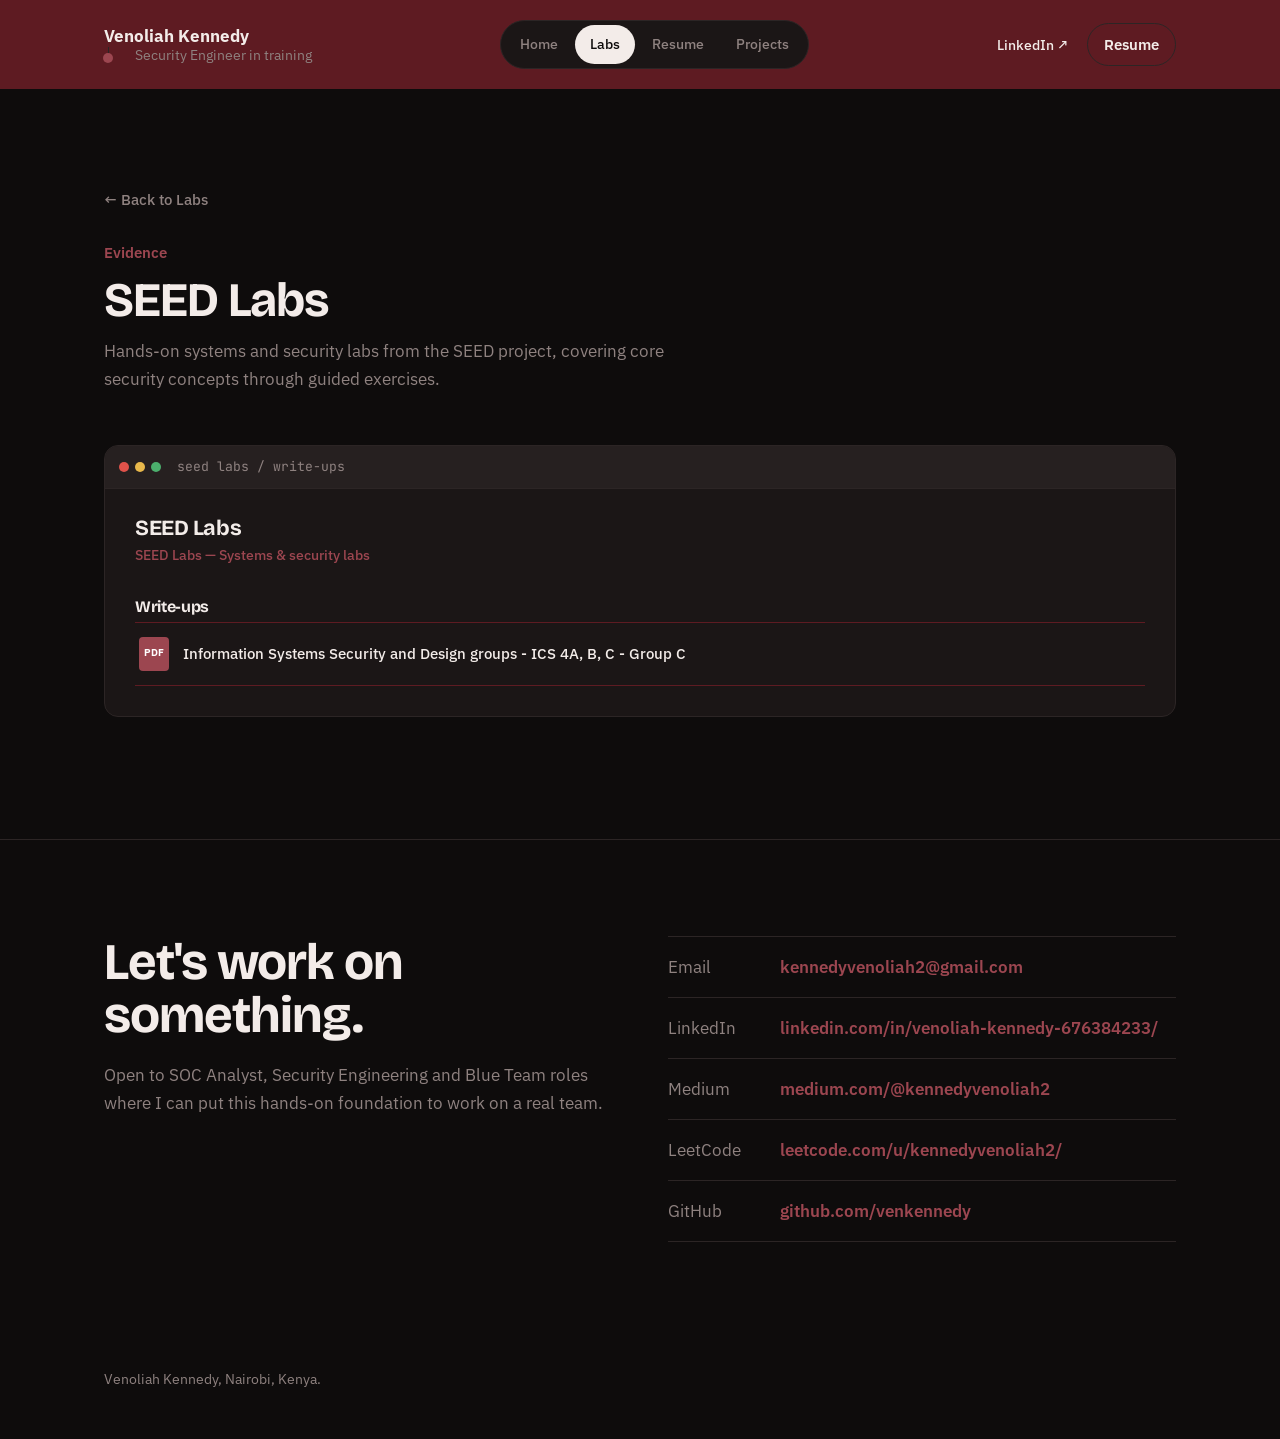
<file: seedlabs.html>
<!DOCTYPE html>
<html lang="en">
<head>
<meta charset="utf-8">
<meta name="viewport" content="width=device-width, initial-scale=1, viewport-fit=cover">
<title>SEED Labs | Venoliah Kennedy</title>
<link rel="preconnect" href="https://fonts.googleapis.com">
<link rel="preconnect" href="https://fonts.gstatic.com" crossorigin>
<link href="https://fonts.googleapis.com/css2?family=Bricolage+Grotesque:ital,opsz,wght@0,12..96,300..800;1,12..96,400..700&family=IBM+Plex+Sans:ital,wght@0,400;0,500;0,600;1,400&family=JetBrains+Mono:wght@400;500&display=swap" rel="stylesheet">
<link rel="stylesheet" href="style.css?v=11">
</head>
<body>

<header class="site-header">
  <div class="wrap">
    <div class="id-block">
      <a href="index.html"><span class="name">Venoliah Kennedy</span></a>
      <span class="role">Security Engineer in training</span>
    </div>
    <nav class="pill-nav" aria-label="Main">
      <a href="index.html">Home</a>
      <a href="labsetc.html" aria-current="page">Labs</a>
      <a href="resume.html">Resume</a>
      <a href="projects.html">Projects</a>
    </nav>
    <div class="header-links">
      <a href="https://www.linkedin.com/in/venoliah-kennedy-676384233/" target="_blank" rel="noopener">LinkedIn ↗</a>
      <a class="btn" href="resume.html" style="padding:8px 16px;">Resume</a>
    </div>
  </div>
</header>

<main>

<section id="labs">
  <div class="wrap">
    <a class="back-link" href="labsetc.html">← Back to Labs</a>
    <div class="kicker">Evidence</div>
    <h2 class="section-title">SEED Labs</h2>
    <p class="section-lede">Hands-on systems and security labs from the SEED project, covering core security concepts through guided exercises.</p>
    <div id="lab-detail" data-slug="seedlabs"></div>
  </div>
</section>

<section id="contact" style="border-bottom:none;">
  <div class="wrap">
    <div class="contact-grid">
      <div>
        <h2 class="contact-big">Let's work on something.</h2>
        <p style="color:var(--muted); margin-top:18px;">Open to SOC Analyst, Security Engineering and Blue Team roles where I can put this hands-on foundation to work on a real team.</p>
      </div>
      <ul class="contact-list" id="contact-list"></ul>
    </div>
  </div>
</section>

</main>
<footer><div class="wrap">Venoliah Kennedy, Nairobi, Kenya.</div></footer>

<script src="script.js?v=11"></script>
</body>
</html>
</file>
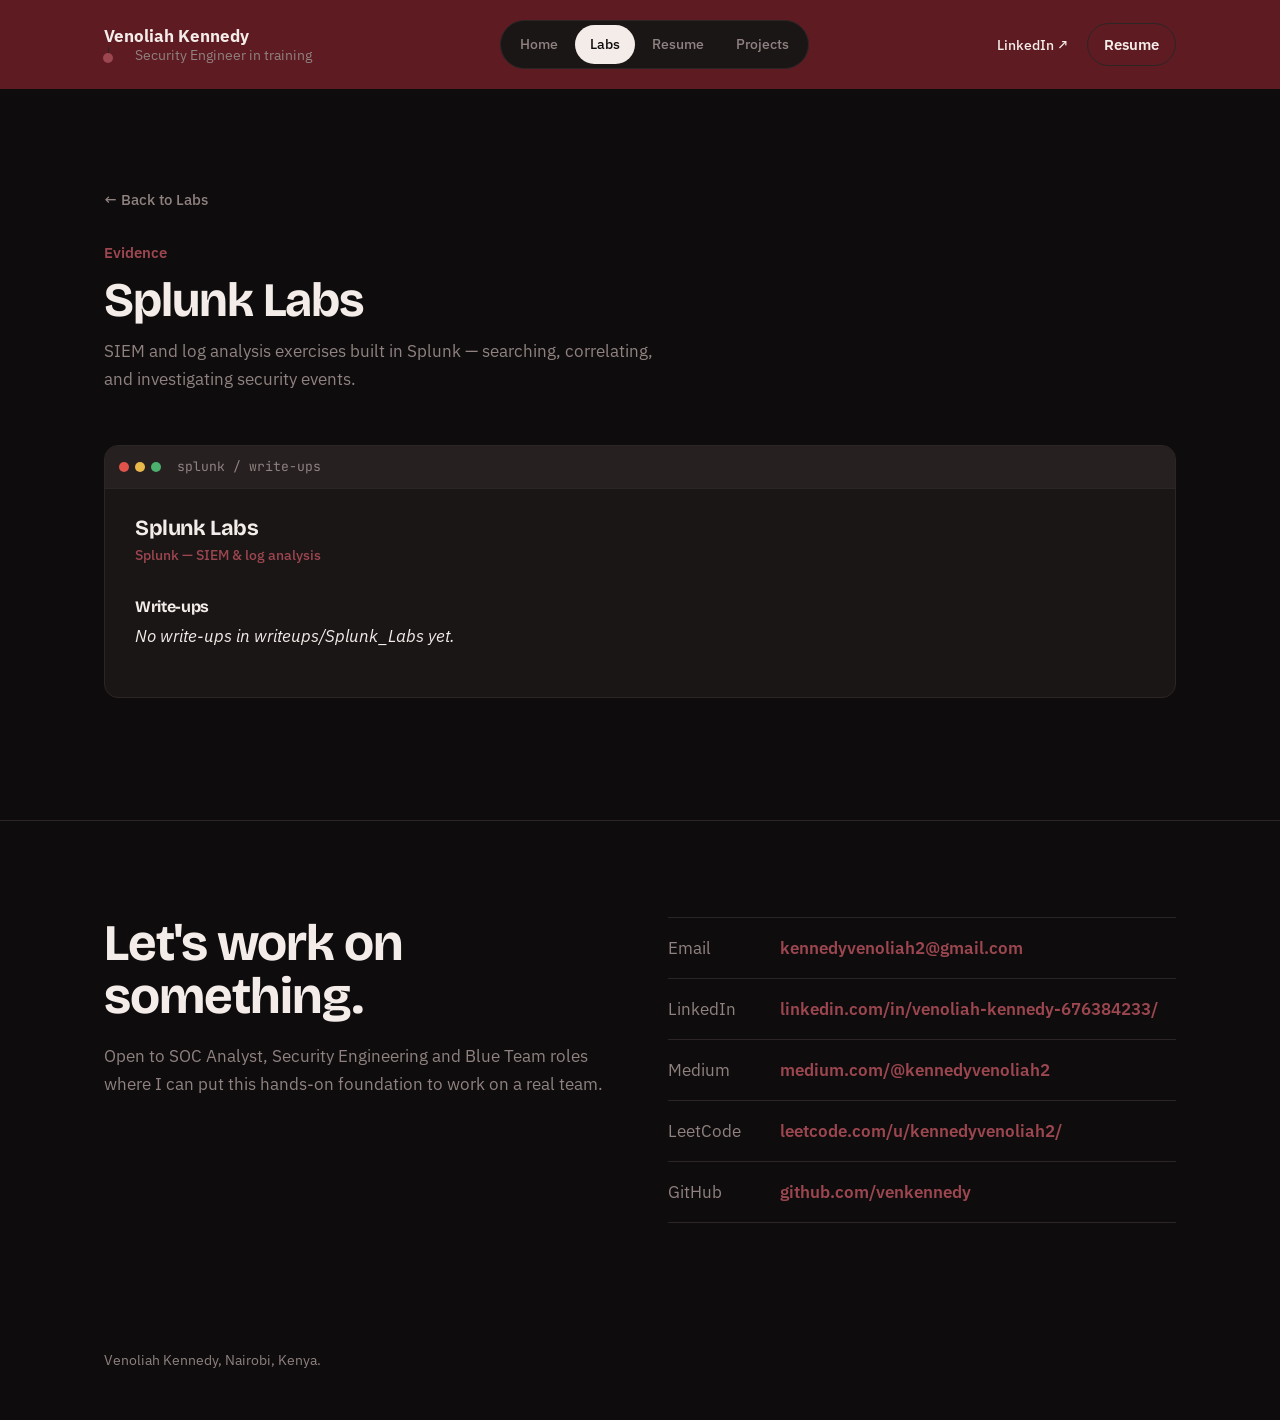
<file: splunk.html>
<!DOCTYPE html>
<html lang="en">
<head>
<meta charset="utf-8">
<meta name="viewport" content="width=device-width, initial-scale=1, viewport-fit=cover">
<title>Splunk Labs | Venoliah Kennedy</title>
<link rel="preconnect" href="https://fonts.googleapis.com">
<link rel="preconnect" href="https://fonts.gstatic.com" crossorigin>
<link href="https://fonts.googleapis.com/css2?family=Bricolage+Grotesque:ital,opsz,wght@0,12..96,300..800;1,12..96,400..700&family=IBM+Plex+Sans:ital,wght@0,400;0,500;0,600;1,400&family=JetBrains+Mono:wght@400;500&display=swap" rel="stylesheet">
<link rel="stylesheet" href="style.css?v=11">
</head>
<body>

<header class="site-header">
  <div class="wrap">
    <div class="id-block">
      <a href="index.html"><span class="name">Venoliah Kennedy</span></a>
      <span class="role">Security Engineer in training</span>
    </div>
    <nav class="pill-nav" aria-label="Main">
      <a href="index.html">Home</a>
      <a href="labsetc.html" aria-current="page">Labs</a>
      <a href="resume.html">Resume</a>
      <a href="projects.html">Projects</a>
    </nav>
    <div class="header-links">
      <a href="https://www.linkedin.com/in/venoliah-kennedy-676384233/" target="_blank" rel="noopener">LinkedIn ↗</a>
      <a class="btn" href="resume.html" style="padding:8px 16px;">Resume</a>
    </div>
  </div>
</header>

<main>

<section id="labs">
  <div class="wrap">
    <a class="back-link" href="labsetc.html">← Back to Labs</a>
    <div class="kicker">Evidence</div>
    <h2 class="section-title">Splunk Labs</h2>
    <p class="section-lede">SIEM and log analysis exercises built in Splunk — searching, correlating, and investigating security events.</p>
    <div id="lab-detail" data-slug="splunk"></div>
  </div>
</section>

<section id="contact" style="border-bottom:none;">
  <div class="wrap">
    <div class="contact-grid">
      <div>
        <h2 class="contact-big">Let's work on something.</h2>
        <p style="color:var(--muted); margin-top:18px;">Open to SOC Analyst, Security Engineering and Blue Team roles where I can put this hands-on foundation to work on a real team.</p>
      </div>
      <ul class="contact-list" id="contact-list"></ul>
    </div>
  </div>
</section>

</main>
<footer><div class="wrap">Venoliah Kennedy, Nairobi, Kenya.</div></footer>

<script src="script.js?v=11"></script>
</body>
</html>
</file>
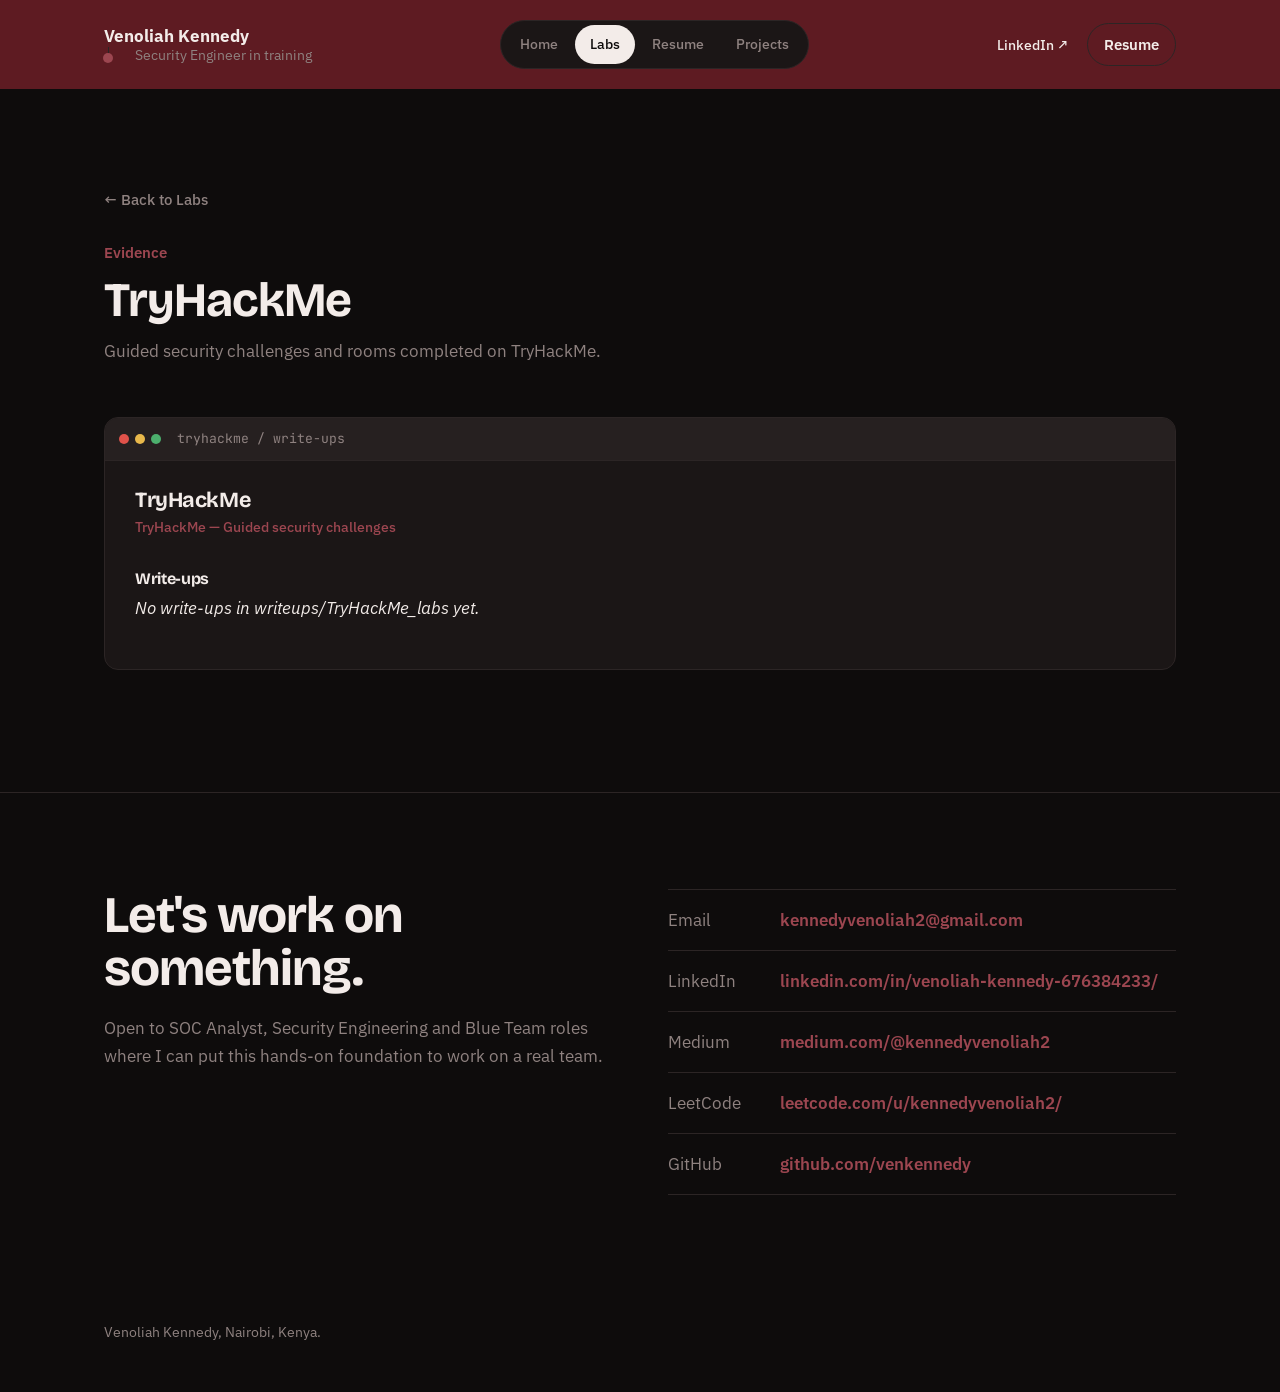
<file: tryhackme.html>
<!DOCTYPE html>
<html lang="en">
<head>
<meta charset="utf-8">
<meta name="viewport" content="width=device-width, initial-scale=1, viewport-fit=cover">
<title>TryHackMe | Venoliah Kennedy</title>
<link rel="preconnect" href="https://fonts.googleapis.com">
<link rel="preconnect" href="https://fonts.gstatic.com" crossorigin>
<link href="https://fonts.googleapis.com/css2?family=Bricolage+Grotesque:ital,opsz,wght@0,12..96,300..800;1,12..96,400..700&family=IBM+Plex+Sans:ital,wght@0,400;0,500;0,600;1,400&family=JetBrains+Mono:wght@400;500&display=swap" rel="stylesheet">
<link rel="stylesheet" href="style.css?v=11">
</head>
<body>

<header class="site-header">
  <div class="wrap">
    <div class="id-block">
      <a href="index.html"><span class="name">Venoliah Kennedy</span></a>
      <span class="role">Security Engineer in training</span>
    </div>
    <nav class="pill-nav" aria-label="Main">
      <a href="index.html">Home</a>
      <a href="labsetc.html" aria-current="page">Labs</a>
      <a href="resume.html">Resume</a>
      <a href="projects.html">Projects</a>
    </nav>
    <div class="header-links">
      <a href="https://www.linkedin.com/in/venoliah-kennedy-676384233/" target="_blank" rel="noopener">LinkedIn ↗</a>
      <a class="btn" href="resume.html" style="padding:8px 16px;">Resume</a>
    </div>
  </div>
</header>

<main>

<section id="labs">
  <div class="wrap">
    <a class="back-link" href="labsetc.html">← Back to Labs</a>
    <div class="kicker">Evidence</div>
    <h2 class="section-title">TryHackMe</h2>
    <p class="section-lede">Guided security challenges and rooms completed on TryHackMe.</p>
    <div id="lab-detail" data-slug="tryhackme"></div>
  </div>
</section>

<section id="contact" style="border-bottom:none;">
  <div class="wrap">
    <div class="contact-grid">
      <div>
        <h2 class="contact-big">Let's work on something.</h2>
        <p style="color:var(--muted); margin-top:18px;">Open to SOC Analyst, Security Engineering and Blue Team roles where I can put this hands-on foundation to work on a real team.</p>
      </div>
      <ul class="contact-list" id="contact-list"></ul>
    </div>
  </div>
</section>

</main>
<footer><div class="wrap">Venoliah Kennedy, Nairobi, Kenya.</div></footer>

<script src="script.js?v=11"></script>
</body>
</html>
</file>
<file: style.css>
:root {
  --bg: #0E0C0C; --surface: #1B1616; --chrome: #262020; --ink: #F3ECE9; --muted: #8F8280;
  --line: #2C2525; --burgundy: #5E1B22; --garnet: #9C4650; --on-dark: #F3ECE9;
  box-sizing: border-box; padding-top: env(safe-area-inset-top,0px); padding-bottom: env(safe-area-inset-bottom,0px);
}
* , *::before, *::after { box-sizing: border-box; }
html { scroll-padding-top: calc(env(safe-area-inset-top,0px) + 76px); scroll-behavior: smooth; height: 100%; }
body { margin: 0; background: var(--bg); color: var(--ink); font-family: "IBM Plex Sans", system-ui, sans-serif; font-size: 17px; line-height: 1.65; }
h1,h2,h3,h4 { font-family: "Bricolage Grotesque", sans-serif; line-height: 1.05; margin: 0; letter-spacing: -0.02em; }
em { font-style: italic; font-family: "Bricolage Grotesque", sans-serif; }
p { margin: 0 0 1em; }
ul { margin: 0; padding: 0; list-style: none; }
a { color: var(--garnet); text-underline-offset: 3px; }
:focus-visible { outline: 3px solid var(--garnet); outline-offset: 3px; border-radius: 3px; }
.wrap { max-width: 1120px; margin: 0 auto; padding: 0 24px; }
section { padding: 96px 0; border-bottom: 1px solid var(--line); }
.kicker { color: var(--garnet); font-weight: 600; font-size: 0.92rem; margin-bottom: 10px; }
.section-title { font-size: clamp(2rem, 4.6vw, 3rem); font-weight: 700; margin-bottom: 12px; max-width: 22ch; }
.section-lede { color: var(--muted); max-width: 58ch; margin-bottom: 52px; }

/* header — pill nav */
.site-header { position: sticky; top: env(safe-area-inset-top,0px); z-index: 30; padding: 20px 0; background: var(--burgundy); }
.site-header .wrap { display: flex; align-items: center; justify-content: space-between; gap: 16px; }
.id-block { display: flex; flex-direction: column; line-height: 1.2; }
.id-block a { text-decoration: none; }
.id-block .name { font-weight: 700; font-size: 1.05rem; color: var(--ink); }
.id-block .role { color: var(--muted); font-size: 0.85rem; }
.pill-nav { display: flex; gap: 2px; background: var(--surface); border: 1px solid var(--line); border-radius: 999px; padding: 4px; }
.pill-nav a { color: var(--muted); text-decoration: none; font-weight: 500; font-size: 0.88rem; padding: 8px 15px; border-radius: 999px; white-space: nowrap; }
.pill-nav a[aria-current="page"] { background: var(--ink); color: var(--bg); }
.header-links { display: flex; gap: 18px; align-items: center; font-size: 0.9rem; font-weight: 500; }
.header-links a { color: var(--ink); text-decoration: none; }
.header-links a:hover { color: var(--garnet); }
@media (max-width: 780px) { .pill-nav { display: none; } }

/* hero */
.hero { padding-top: 40px; padding-bottom: 72px; border-bottom: none; }
.hero-grid { display: grid; grid-template-columns: 1.25fr 1fr; gap: 56px; align-items: center; }
.eyebrow { color: var(--muted); font-weight: 500; margin-bottom: 18px; font-size: 1rem; }
.headline { font-size: clamp(2.3rem, 5.6vw, 3.6rem); font-weight: 700; letter-spacing: -0.03em; }
.headline em { color: var(--garnet); font-weight: 500; }
.hero-stmt { color: var(--muted); max-width: 50ch; margin-top: 26px; }
.actions { display: flex; gap: 12px; margin-top: 30px; flex-wrap: wrap; }
.btn { padding: 12px 22px; border-radius: 999px; font-weight: 600; text-decoration: none; border: 1.5px solid var(--line); color: var(--ink); font-size: 0.96rem; }
.btn.primary { background: var(--ink); border-color: var(--ink); color: var(--bg); }
.btn:hover { border-color: var(--garnet); color: var(--garnet); }
.btn.primary:hover { background: var(--garnet); border-color: var(--garnet); color: var(--on-dark); }
.portrait-frame { aspect-ratio: 4/5; background: var(--surface); border: 1px solid var(--line); border-radius: 18px; display: grid; place-items: center; overflow: hidden; }
.portrait-frame img { width: 100%; height: 100%; object-fit: contain; }
.portrait-frame .mono { font-size: 6.5rem; font-weight: 800; color: var(--muted); }
.scroll-cue { display: flex; align-items: center; gap: 10px; color: var(--muted); font-size: 0.85rem; margin-top: 60px; }
.scroll-cue svg { display: block; }
.cert-row { display: flex; flex-wrap: wrap; gap: 10px; margin-top: 44px; }
.cert-row .chip { color: var(--garnet); border-color: var(--burgundy); }
.chip { border: 1px solid var(--line); padding: 5px 13px; border-radius: 999px; font-size: 0.85rem; color: var(--muted); }

/* window-chrome card, used for projects + labs */
.win { background: var(--surface); border: 1px solid var(--line); border-radius: 14px; overflow: hidden; margin-bottom: 26px; }
.win-bar { background: var(--chrome); display: flex; align-items: center; gap: 6px; padding: 10px 14px; border-bottom: 1px solid var(--line); }
.win-dot { width: 10px; height: 10px; border-radius: 50%; background: #453A3A; }
.win-dot:nth-of-type(1) { background: #E0524A; }
.win-dot:nth-of-type(2) { background: #E8B84B; }
.win-dot:nth-of-type(3) { background: #4CAF6D; }
.win-bar .win-title { margin-left: 10px; color: var(--muted); font-size: 0.82rem; font-family: "JetBrains Mono", monospace; }
.win-body { padding: 28px 30px 30px; }
.win-body h3 { font-size: 1.35rem; font-weight: 700; margin-bottom: 4px; }
.win-body .meta { color: var(--garnet); font-size: 0.88rem; font-weight: 500; margin-bottom: 14px; }
.win-body p { color: var(--ink); max-width: 66ch; }
.win-body .tags { display: flex; flex-wrap: wrap; gap: 8px; margin-top: 14px; }
.win-body .plink { display: inline-block; margin-top: 12px; font-weight: 600; }

/* labs: window card is collapsible */
details.lab { margin-bottom: 26px; }
details.lab summary { list-style: none; }
details.lab summary::-webkit-details-marker { display: none; }
details.lab summary .win-bar { display: flex; cursor: pointer; }
.lab-summary-inner { display: flex; align-items: center; justify-content: space-between; flex: 1; gap: 12px; }
.lab-plus { color: var(--muted); font-size: 1.1rem; transition: transform .2s ease; flex-shrink: 0; }
details[open] .lab-plus { transform: rotate(45deg); }
.lab-grid { display: grid; grid-template-columns: 1fr 1fr; gap: 22px 40px; margin-top: 32px; }
.lab-grid h4 { font-family: "Bricolage Grotesque", sans-serif; font-size: 1rem; font-weight: 700; margin-bottom: 6px; }
.lab-grid .full { grid-column: 1/-1; }
.pending { color: var(--muted); font-style: italic; }
.badge { margin-left: 10px; padding: 2px 10px; border-radius: 999px; background: rgba(156,70,80,0.18); color: var(--garnet); font-size: 0.76rem; font-weight: 600; vertical-align: middle; }
.shot-empty { border: 1.5px dashed var(--line); border-radius: 8px; padding: 26px 14px; text-align: center; color: var(--muted); font-size: 0.88rem; }
.shots { display: grid; grid-template-columns: repeat(auto-fit,minmax(200px,1fr)); gap: 14px; }
.shots img { width: 100%; border-radius: 6px; border: 1px solid var(--line); display: block; }
.file-list { border-top: 1px solid var(--burgundy); }
.file-row { display: flex; align-items: center; gap: 14px; padding: 14px 4px; border-bottom: 1px solid var(--burgundy); text-decoration: none; color: var(--ink); }
.file-row:hover { background: var(--surface); }
.file-badge { flex-shrink: 0; width: 30px; height: 34px; border-radius: 4px; background: var(--garnet); color: #fff; font-size: 0.62rem; font-weight: 700; letter-spacing: 0.02em; display: flex; align-items: center; justify-content: center; }
.file-name { font-size: 0.95rem; font-weight: 500; overflow-wrap: anywhere; }

/* folder grid on labsetc.html */
.folder-grid { display: grid; grid-template-columns: repeat(auto-fill, minmax(160px, 1fr)); gap: 28px; }
.labs-hero { display: grid; grid-template-columns: 0.9fr 1.1fr; gap: 44px; align-items: center; margin-bottom: 56px; }
.labs-hero-img { aspect-ratio: 4/3; border-radius: 16px; overflow: hidden; border: 1px solid var(--line); }
.labs-hero-img img { width: 100%; height: 100%; object-fit: cover; display: block; }
.labs-hero-text .section-title { margin-bottom: 16px; }
@media (max-width: 860px) { .labs-hero { grid-template-columns: 1fr; } }
.folder-card { display: flex; flex-direction: column; align-items: center; text-align: center; text-decoration: none; color: var(--ink); padding: 20px 10px; border-radius: 14px; transition: background .15s ease, transform .15s ease; }
.folder-card:hover { background: var(--surface); transform: translateY(-3px); }
.folder-icon { width: 84px; height: 68px; display: block; margin-bottom: 14px; filter: drop-shadow(0 6px 14px rgba(0,0,0,0.35)); }
.folder-icon svg { width: 100%; height: 100%; }
.folder-label { font-weight: 600; font-size: 0.98rem; }
.folder-count { color: var(--muted); font-size: 0.82rem; margin-top: 4px; }
.back-link { display: inline-block; margin-bottom: 28px; color: var(--muted); font-weight: 500; text-decoration: none; font-size: 0.92rem; }
.back-link:hover { color: var(--garnet); }
pre.term { margin: 0; background: #0A0808; color: #E4D9D6; font-family: "JetBrains Mono", monospace; font-size: 0.82rem; padding: 14px 16px; border-radius: 8px; overflow-x: auto; }

/* resume */
.resume-grid { display: grid; grid-template-columns: 1.4fr 1fr; gap: 64px; }
.resume-grid h3 { font-size: 1.35rem; margin-bottom: 22px; }
.role { padding: 0 0 30px 26px; border-left: 1.5px solid var(--line); margin-left: 4px; position: relative; }
.role:last-child { padding-bottom: 0; }
.role::before { content:""; position:absolute; left:-6px; top:6px; width:10px; height:10px; border-radius:50%; background: var(--garnet); }
.role h4 { font-size: 1.02rem; font-weight: 600; }
.role .org { color: var(--muted); margin: 3px 0 8px; font-weight: 500; font-size: 0.92rem; }
.role li { padding-left: 16px; position: relative; margin-bottom: 7px; max-width: 62ch; font-size: 0.96rem; }
.role li::before { content:""; position:absolute; left:0; top:0.72em; width:7px; height:1.5px; background: var(--muted); }
.side-block { margin-bottom: 38px; }
.edu-item { margin-bottom: 14px; }
.edu-item b { display:block; font-weight:600; }
.edu-item span { color: var(--muted); font-size: 0.92rem; }
.fyp { margin-top: 8px; padding: 12px 14px; background: var(--surface); border: 1px solid var(--line); border-radius: 8px; font-size: 0.88rem; color: var(--muted); }
.fyp b { color: var(--ink); }
.cert-list li { padding: 10px 0; border-bottom: 1px solid var(--line); font-weight: 500; font-size: 0.94rem; }
.cert-list li:first-child { border-top: 1px solid var(--line); }
.skill-group { margin-bottom: 18px; }
.skill-group h5 { font-size: 0.9rem; font-weight: 600; margin: 0 0 8px; color: var(--muted); }
.skill-group .chips { display:flex; flex-wrap:wrap; gap:7px; }

/* contact */
.contact-grid { display:grid; grid-template-columns: 1fr 1fr; gap: 56px; }
.contact-big { font-size: clamp(2rem,5vw,3.2rem); font-weight: 700; max-width: 14ch; }
.contact-list li { border-top: 1px solid var(--line); }
.contact-list li:last-child { border-bottom: 1px solid var(--line); }
.contact-list a, .contact-list .empty { display:grid; grid-template-columns: 100px 1fr; gap:12px; padding:16px 0; text-decoration:none; color:var(--ink); }
.contact-list .label { color: var(--muted); }
.contact-list .value { font-weight: 600; color: var(--garnet); overflow-wrap:anywhere; }
.contact-list .empty .value { color: var(--muted); font-weight:400; font-style:italic; }

footer { padding: 30px 0 48px; color: var(--muted); font-size: 0.88rem; }

/* resume — white paper, styled to read like a PDF, not a download */
.resume-paper { background: #FFFFFF; color: #1C1B1B; max-width: 780px; margin: 0 auto; padding: 56px 58px 64px; border-radius: 3px; box-shadow: 0 30px 70px rgba(0,0,0,0.5), 0 2px 0 rgba(0,0,0,0.04); font-family: "IBM Plex Sans", system-ui, sans-serif; user-select: text; }
.resume-paper h1 { font-family: "Bricolage Grotesque", sans-serif; font-size: 1.7rem; font-weight: 800; letter-spacing: 0.01em; color: #141313; margin: 0; }
.rp-header { display: flex; justify-content: space-between; align-items: flex-start; gap: 24px; border-bottom: 2px solid #1C1B1B; padding-bottom: 16px; margin-bottom: 22px; }
.rp-title { font-size: 1rem; color: #6B6664; font-weight: 500; margin-top: 4px; }
.rp-cert-line { font-size: 0.82rem; color: #B5842A; font-weight: 600; margin-top: 3px; }
.rp-contact { text-align: right; font-size: 0.85rem; color: #4A4644; line-height: 1.7; white-space: nowrap; }
.rp-section { margin-bottom: 22px; }
.rp-section h2 { font-family: "Bricolage Grotesque", sans-serif; font-size: 0.82rem; font-weight: 700; letter-spacing: 0.08em; text-transform: uppercase; color: #B5842A; border-bottom: 1px solid #E4E1DD; padding-bottom: 5px; margin-bottom: 12px; }
.resume-paper p { color: #322F2D; font-size: 0.93rem; line-height: 1.65; margin: 0 0 8px; }
.resume-paper .rp-tight { margin: 0 0 4px; font-size: 0.88rem; color: #4A4644; }
.resume-paper ul { list-style: disc; padding-left: 20px; margin: 6px 0 0; }
.resume-paper li { color: #322F2D; font-size: 0.9rem; line-height: 1.6; margin-bottom: 5px; }
.rp-role { margin-bottom: 16px; }
.rp-role:last-child { margin-bottom: 0; }
.rp-role-head { font-size: 0.94rem; color: #141313; }
.rp-role-head strong { font-weight: 700; }
.rp-role-sub { font-style: italic; color: #6B6664; font-size: 0.87rem; margin: 1px 0 6px; }
.rp-two-col { display: grid; grid-template-columns: 1fr 1fr; gap: 0 40px; }
@media (max-width: 700px) {
  .resume-paper { padding: 32px 22px 40px; }
  .rp-header { flex-direction: column; }
  .rp-contact { text-align: left; }
  .rp-two-col { grid-template-columns: 1fr; }
}

@media (prefers-reduced-motion: reduce) { html{scroll-behavior:auto;} .lab-plus{transition:none;} }
@media (max-width: 860px) {
  section { padding: 64px 0; }
  .hero-grid, .resume-grid, .contact-grid { grid-template-columns: 1fr; gap: 36px; }
  .lab-grid { grid-template-columns: 1fr; }
  .portrait-frame { max-width: 260px; }
}
</file>
